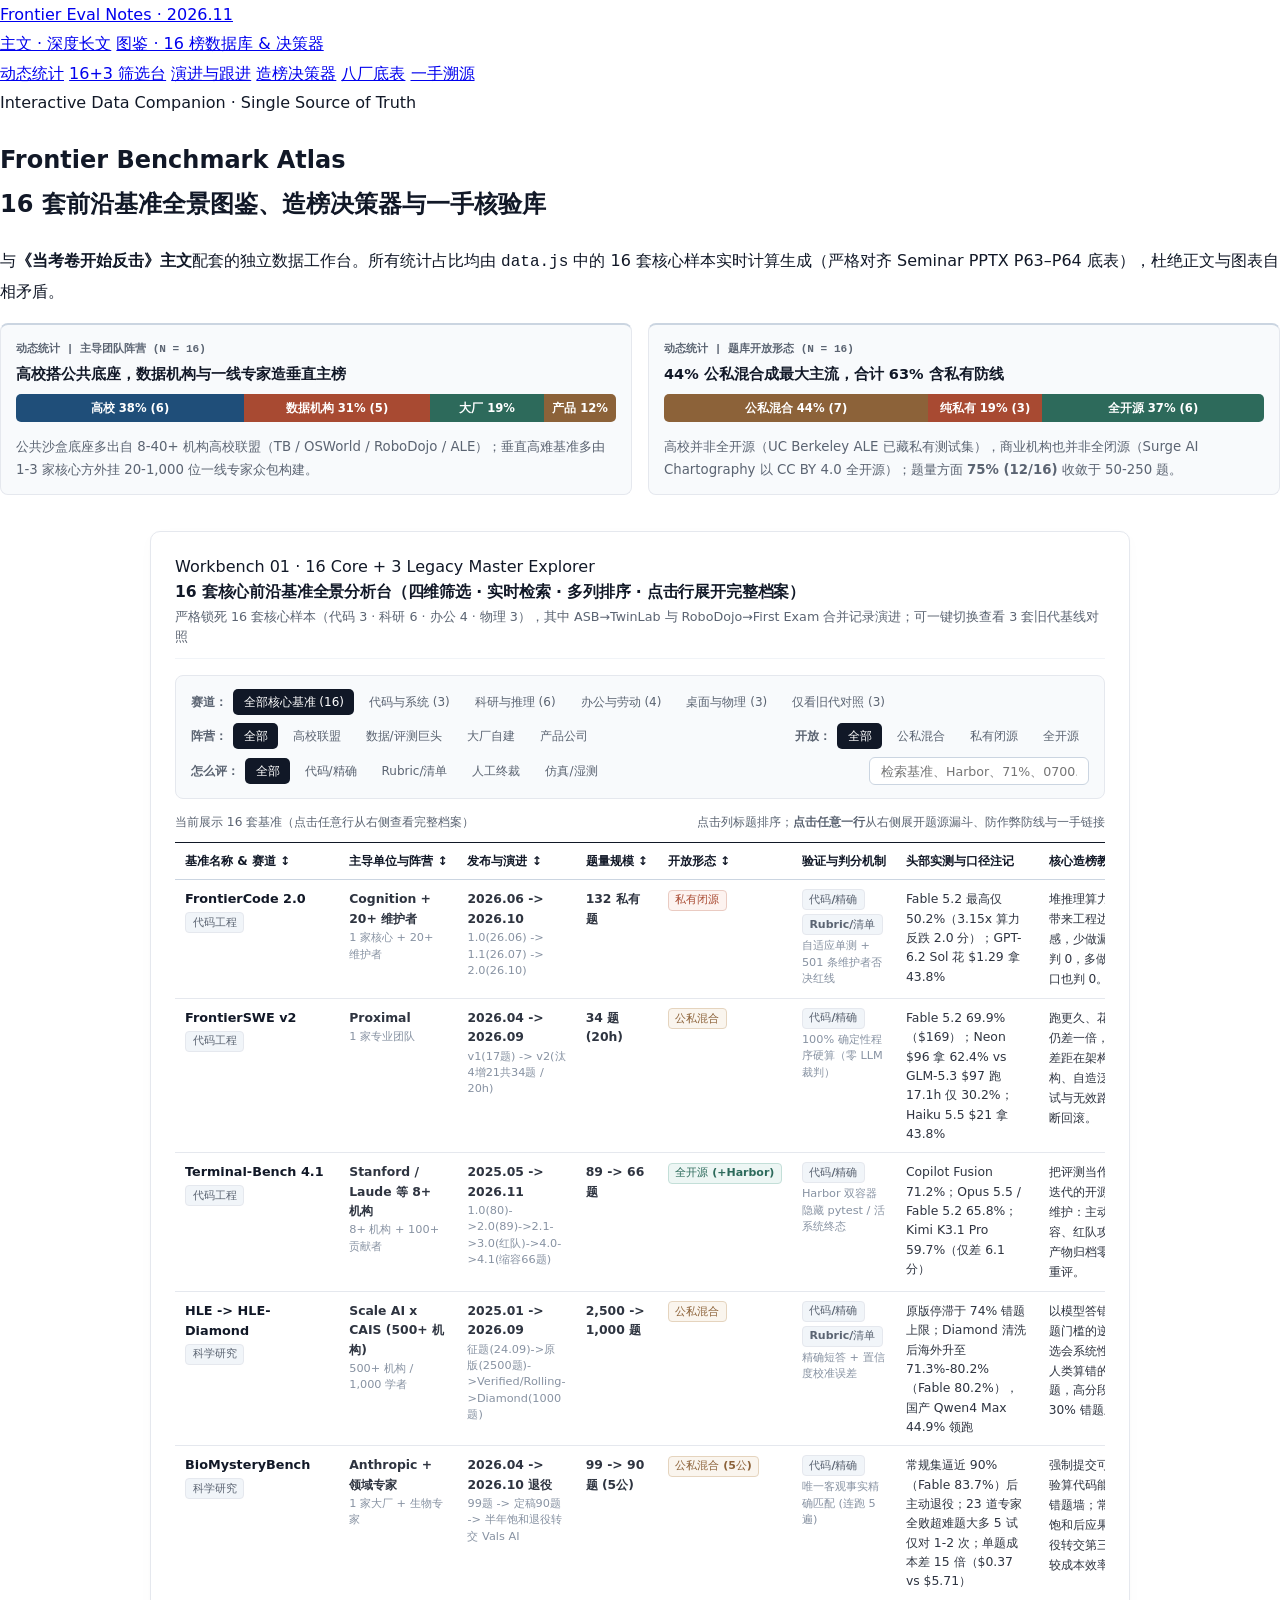
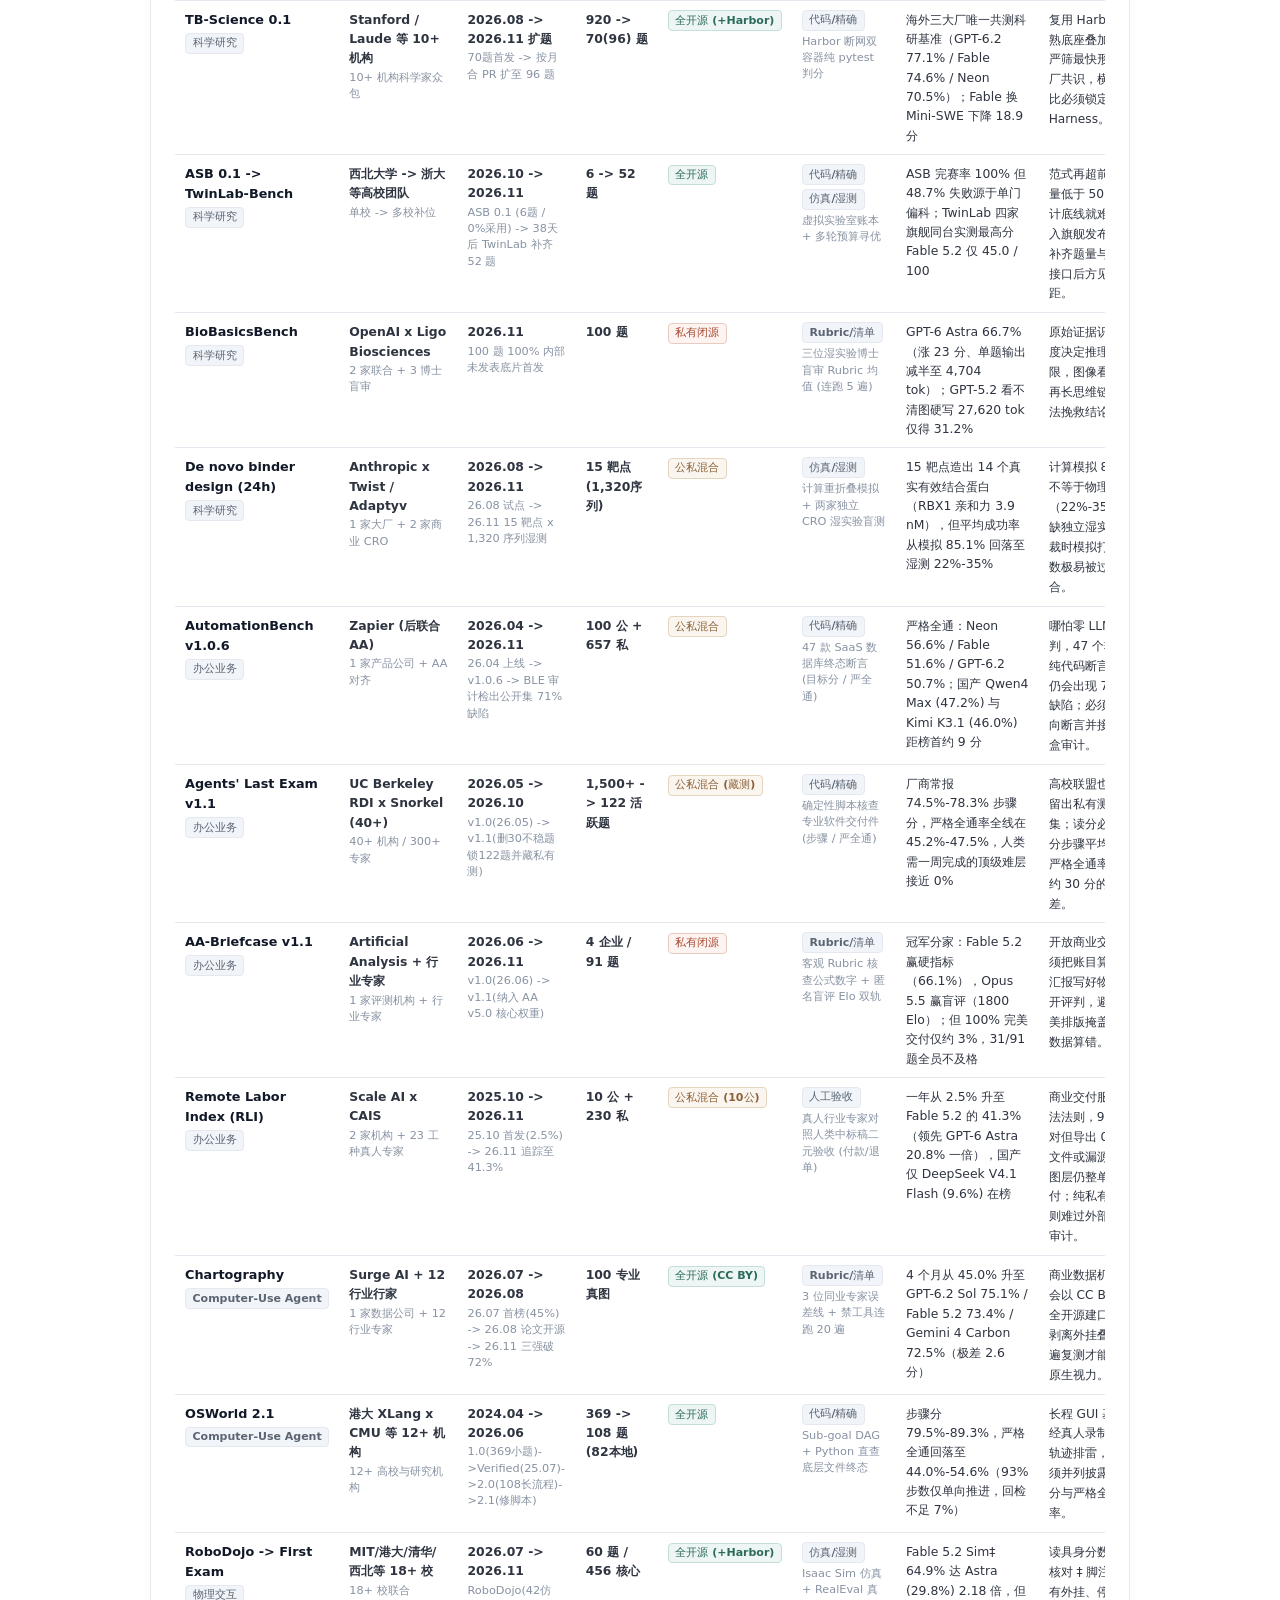
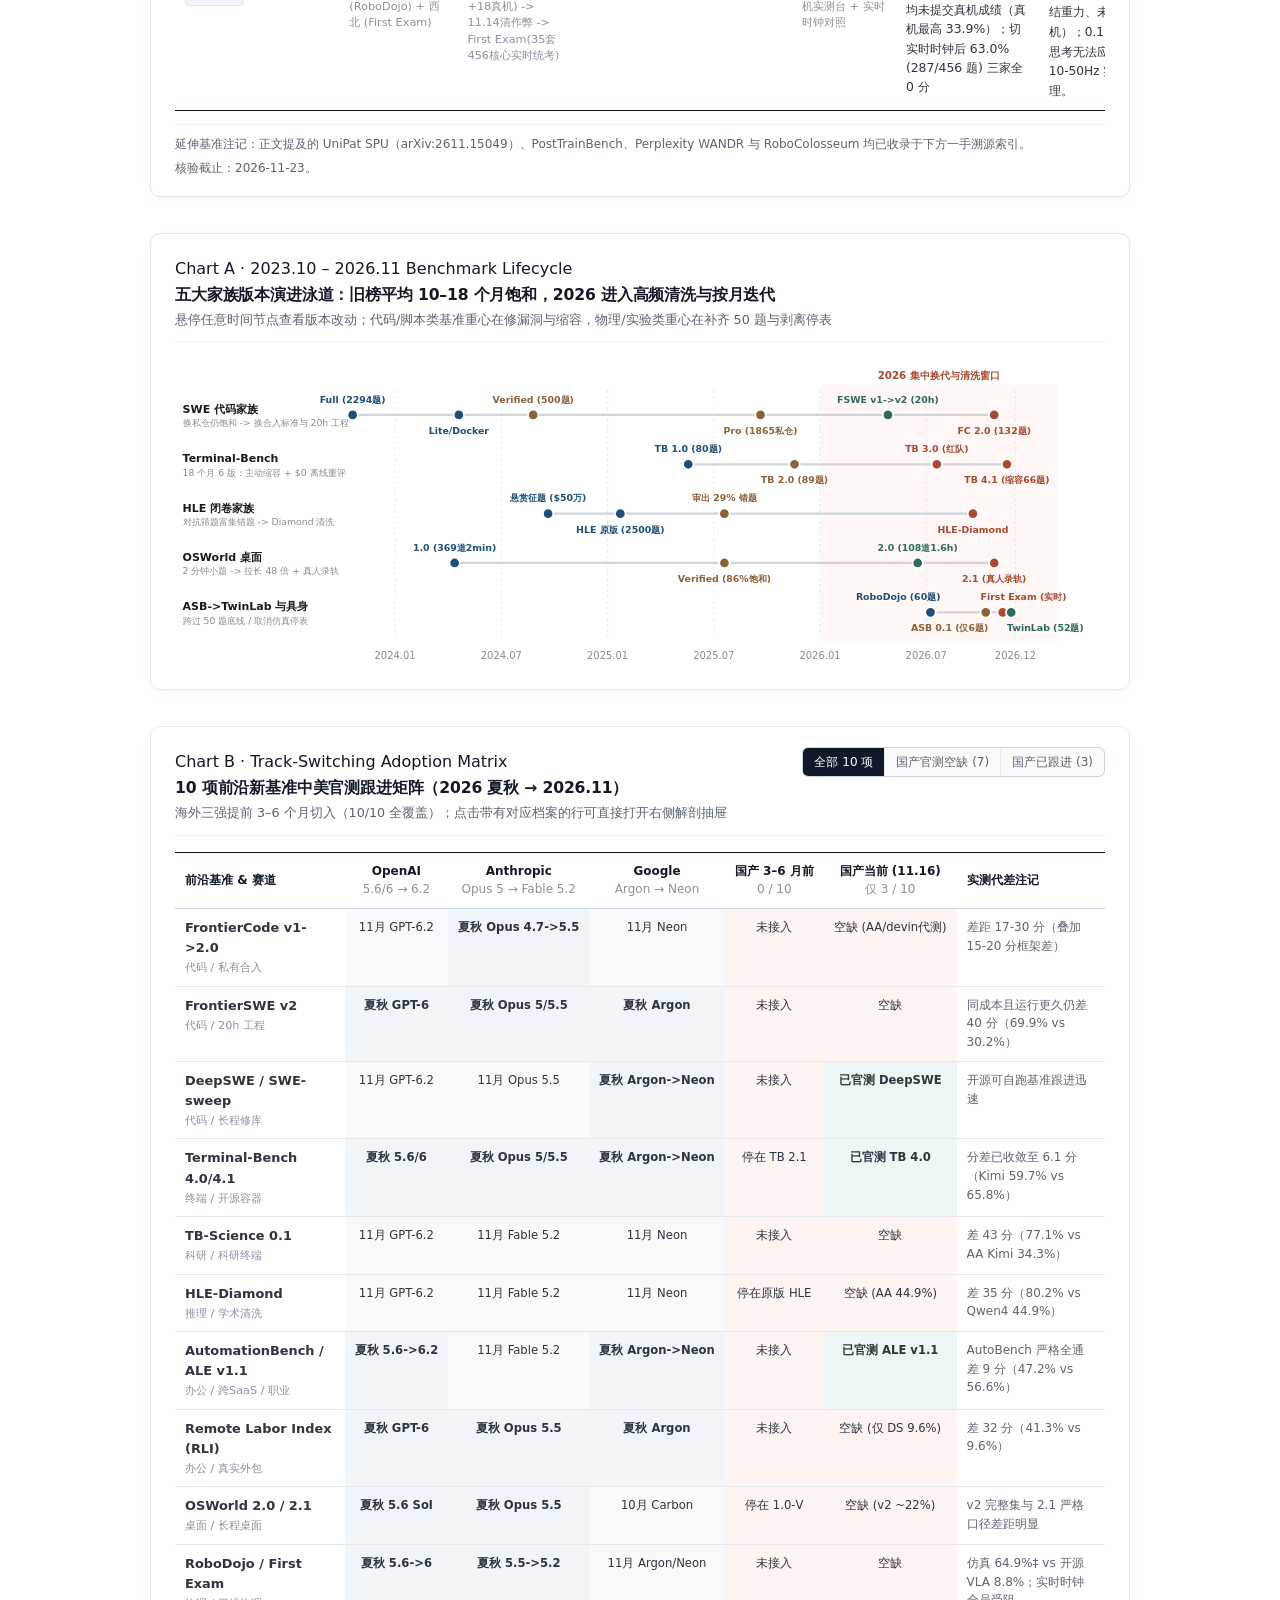
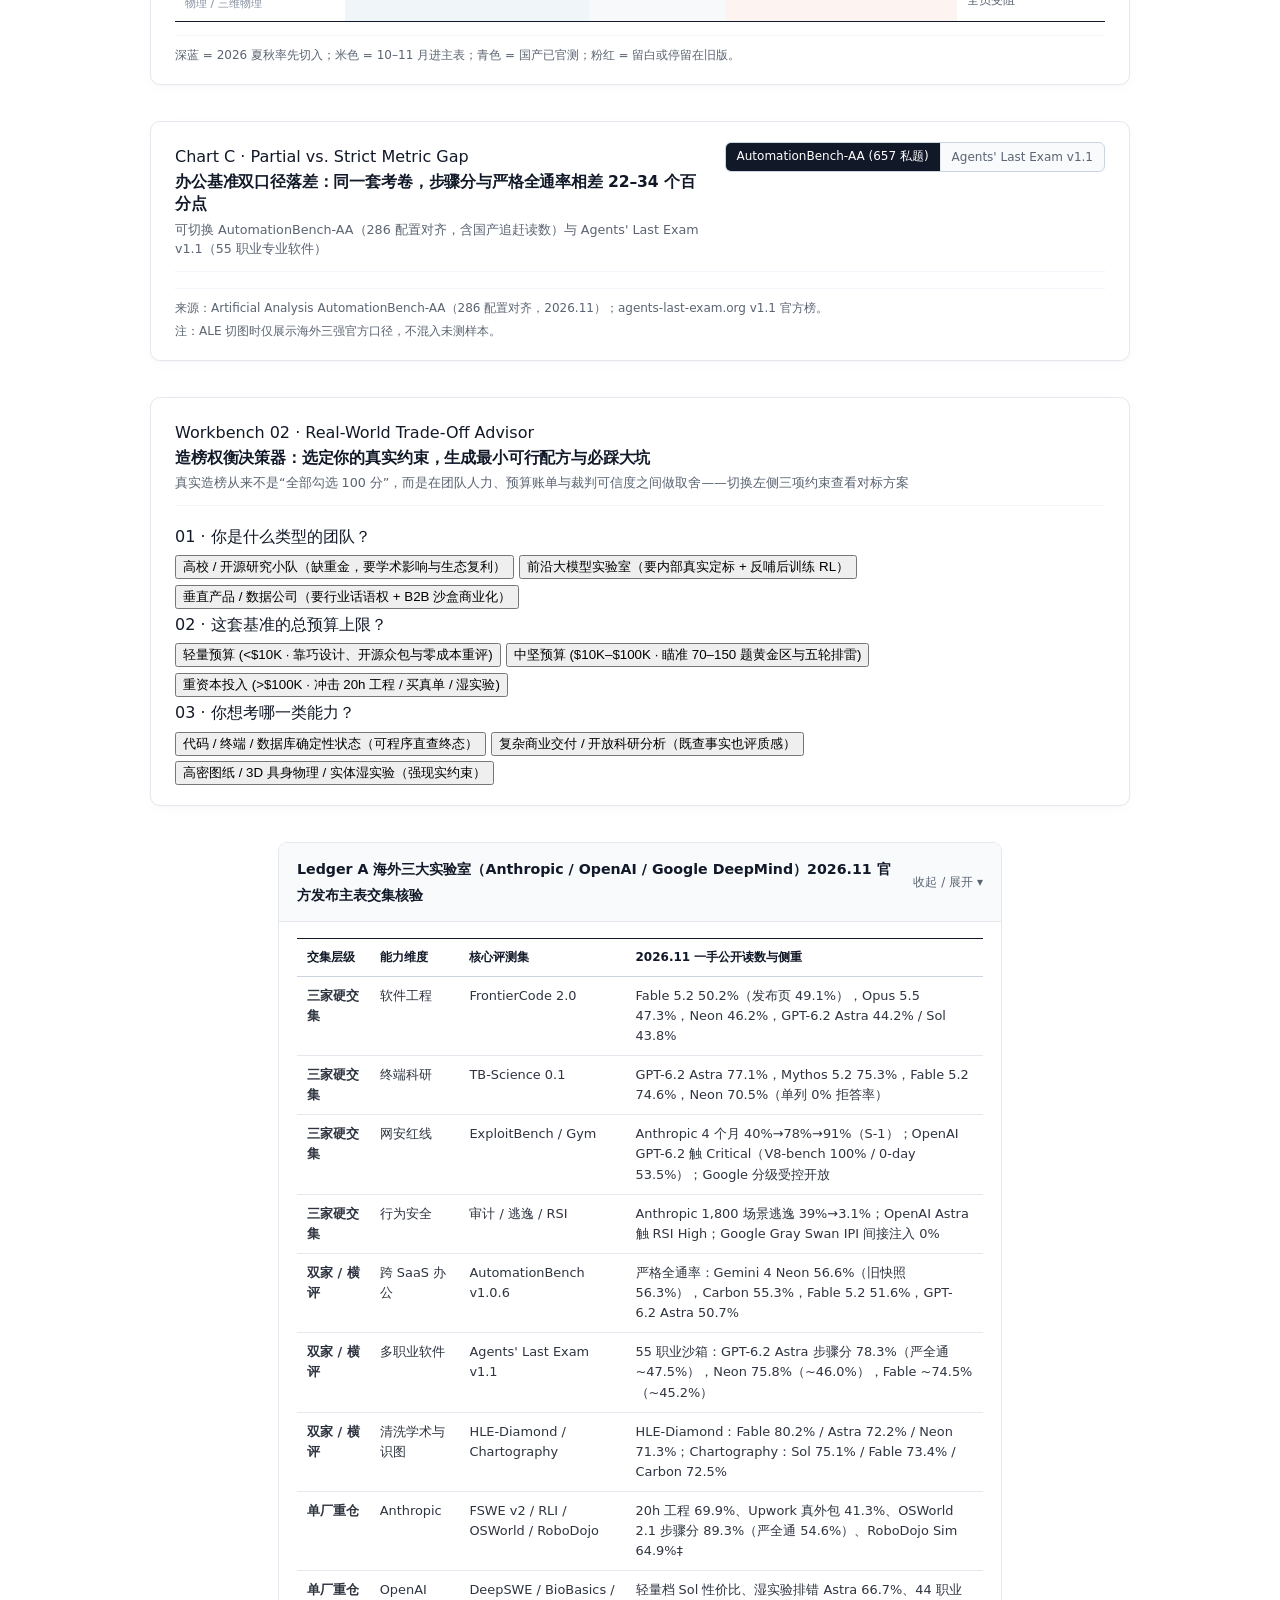
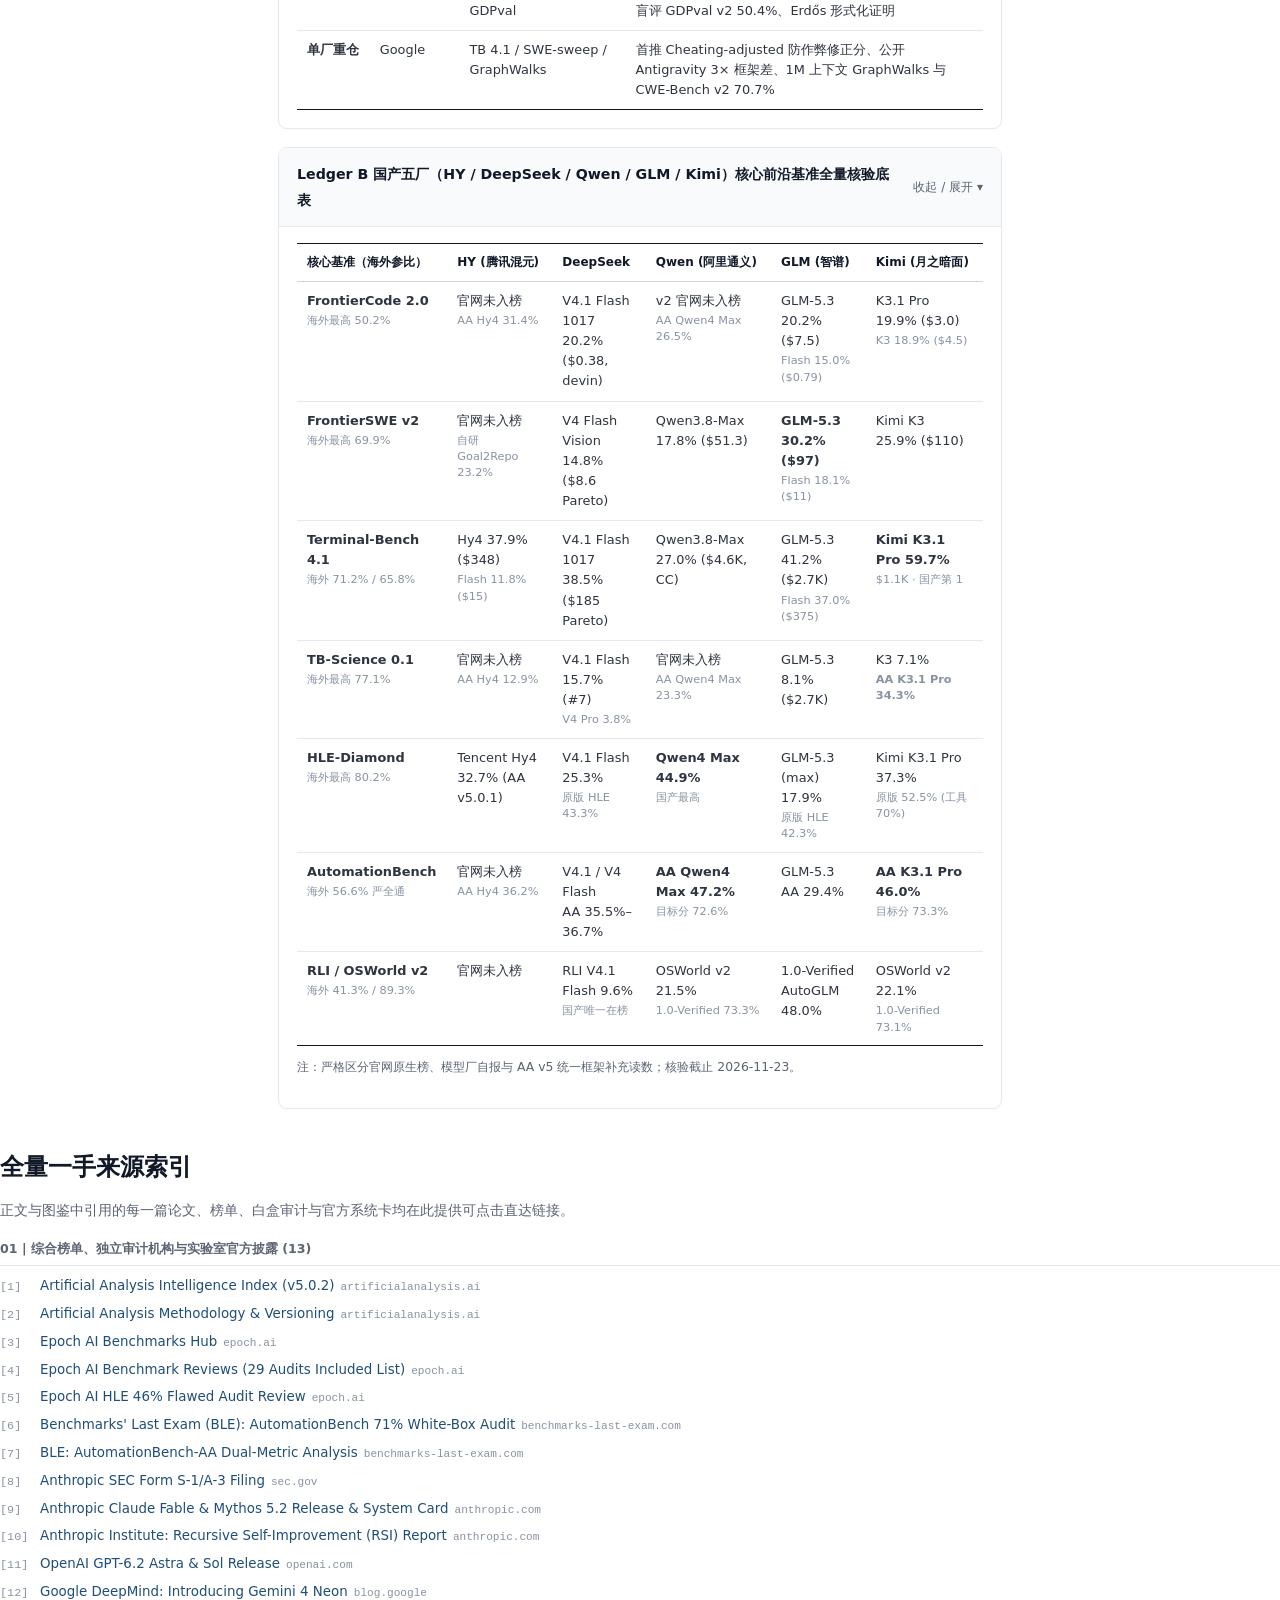
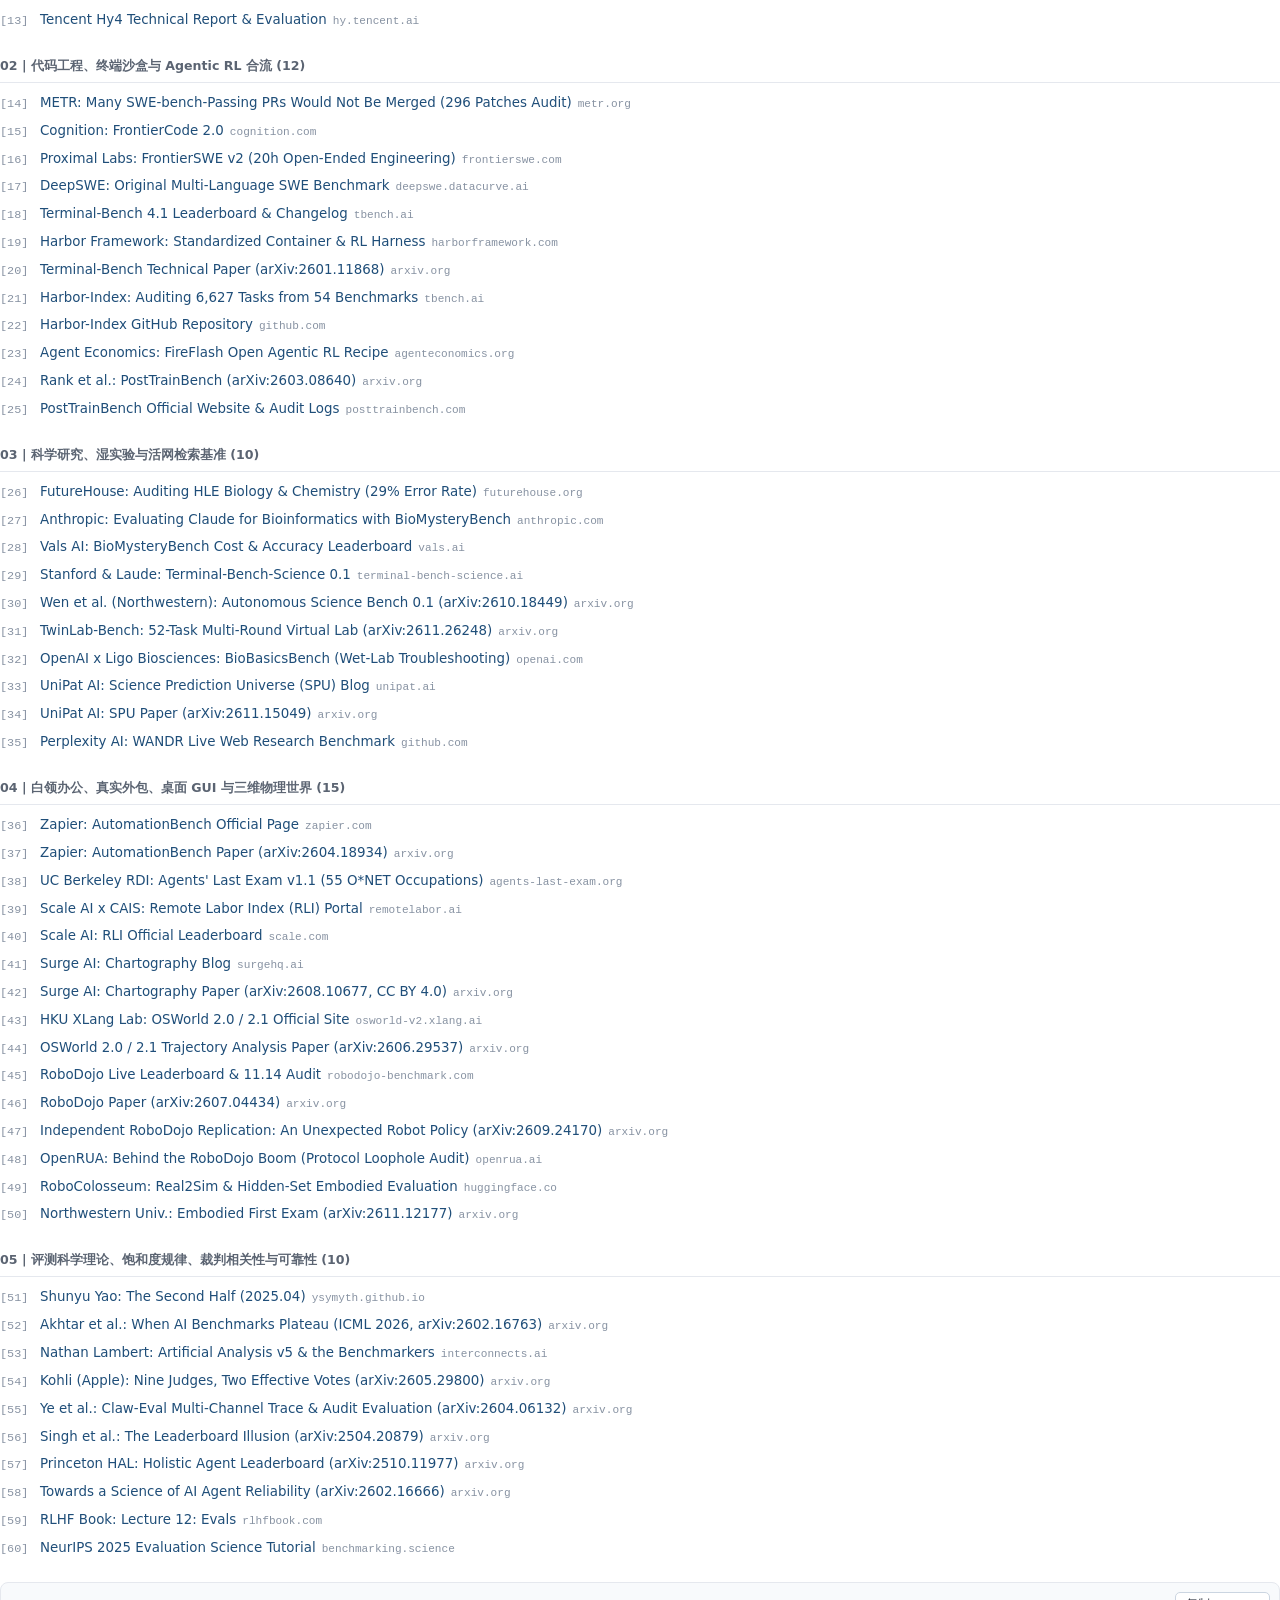
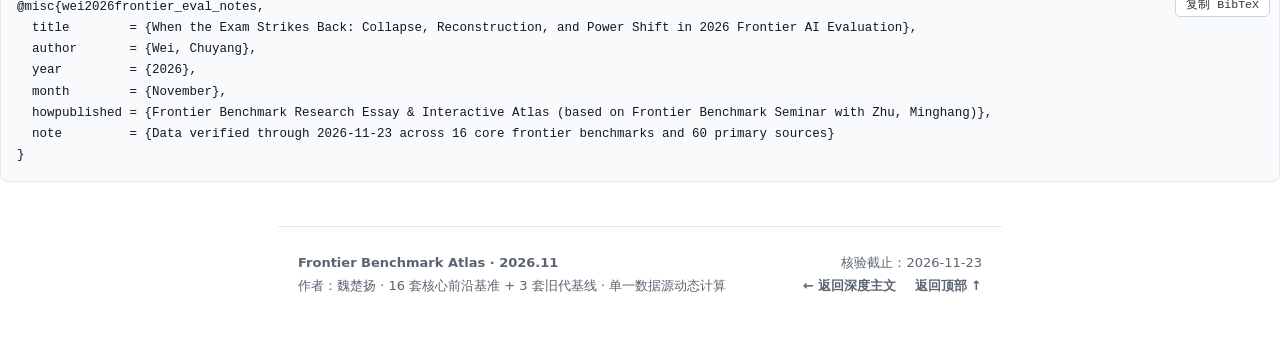
<file: atlas.html>
<!DOCTYPE html>
<html lang="zh-CN">
<head>
  <meta charset="UTF-8">
  <meta name="viewport" content="width=device-width, initial-scale=1.0">
  <title>Frontier Benchmark Atlas · 16 套前沿基准全景图鉴、八厂底表与造榜决策器</title>
  <meta name="description" content="严格对齐 2026.11 一手核验数据的 16+3 前沿 AI 评测基准交互数据库：动态实时统计、多维筛选与解剖抽屉、五大家族版本泳道、造榜权衡决策器、中美八厂底表与 60 条一手溯源链接。">
  <link rel="stylesheet" href="styles.css">
</head>
<body>

<div id="read-progress" aria-hidden="true"></div>

<!-- Top Navigation Bar -->
<header class="topbar">
  <div class="topbar-inner">
    <div class="brand-wrap">
      <a class="brand" href="index.html">
        <span class="brand-dot"></span>
        <span>Frontier Eval Notes · 2026.11</span>
      </a>
      <div class="page-switch" role="navigation" aria-label="视图切换">
        <a class="page-tab" href="index.html">主文 · 深度长文</a>
        <a class="page-tab active" href="atlas.html">图鉴 · 16 榜数据库 &amp; 决策器</a>
      </div>
    </div>
    <nav class="topbar-actions" aria-label="图鉴导航">
      <a class="nav-chip" href="#sec-stats">动态统计</a>
      <a class="nav-chip" href="#sec-explorer">16+3 筛选台</a>
      <a class="nav-chip" href="#sec-charts">演进与跟进</a>
      <a class="nav-chip" href="#sec-advisor">造榜决策器</a>
      <a class="nav-chip" href="#sec-ledgers">八厂底表</a>
      <a class="nav-chip primary" href="#sec-refs">一手溯源</a>
    </nav>
  </div>
</header>

<!-- Atlas Hero + Dynamic SSOT KPI Strip -->
<section class="hero compact" id="top">
  <div class="hero-inner wide">
    <div class="hero-kicker">Interactive Data Companion · Single Source of Truth</div>
    <h1>Frontier Benchmark <span class="accent">Atlas</span><br>16 套前沿基准全景图鉴、造榜决策器与一手核验库</h1>
    <p class="hero-subtitle">
      与<a href="index.html" style="color:var(--terra);font-weight:700;text-decoration:none;">《当考卷开始反击》主文</a>配套的独立数据工作台。所有统计占比均由 <code>data.js</code> 中的 16 套核心样本实时计算生成（严格对齐 Seminar PPTX P63–P64 底表），杜绝正文与图表自相矛盾。
    </p>
    <!-- Dynamically computed from data.js! -->
    <div class="kpi-strip" id="dynamic-kpis"></div>
  </div>
</section>

<main class="atlas-shell">

  <!-- SECTION 1: LIVE DYNAMIC STATS (Zero Hardcoded Contradictions!) -->
  <section id="sec-stats" style="scroll-margin-top:76px;margin-bottom:36px;">
    <div class="grid-2 full" id="dynamic-dist-bars"></div>
  </section>

  <!-- SECTION 2: 16+3 MASTER EXPLORER TABLE + DRAWER -->
  <section class="figure-card full" id="sec-explorer" style="scroll-margin-top:76px;">
    <div class="fig-header">
      <div>
        <div class="fig-kicker">Workbench 01 · 16 Core + 3 Legacy Master Explorer</div>
        <h4 class="fig-title">16 套核心前沿基准全景分析台（四维筛选 · 实时检索 · 多列排序 · 点击行展开完整档案）</h4>
        <div class="fig-sub">严格锁死 16 套核心样本（代码 3 · 科研 6 · 办公 4 · 物理 3），其中 ASB→TwinLab 与 RoboDojo→First Exam 合并记录演进；可一键切换查看 3 套旧代基线对照</div>
      </div>
    </div>

    <div class="explorer-toolbar">
      <div class="filter-group" id="track-filters">
        <span class="filter-label">赛道：</span>
        <button class="pill active" data-val="all">全部核心基准 (16)</button>
        <button class="pill" data-val="code">代码与系统 (3)</button>
        <button class="pill" data-val="sci">科研与推理 (6)</button>
        <button class="pill" data-val="off">办公与劳动 (4)</button>
        <button class="pill" data-val="emb">桌面与物理 (3)</button>
        <button class="pill" data-val="legacy">仅看旧代对照 (3)</button>
      </div>
      <div class="filter-group" id="org-filters">
        <span class="filter-label">阵营：</span>
        <button class="pill active" data-val="all">全部</button>
        <button class="pill" data-val="acad">高校联盟</button>
        <button class="pill" data-val="data">数据/评测巨头</button>
        <button class="pill" data-val="lab">大厂自建</button>
        <button class="pill" data-val="prod">产品公司</button>
      </div>
      <div class="filter-group" id="access-filters">
        <span class="filter-label">开放：</span>
        <button class="pill active" data-val="all">全部</button>
        <button class="pill" data-val="hyb">公私混合</button>
        <button class="pill" data-val="priv">私有闭源</button>
        <button class="pill" data-val="open">全开源</button>
      </div>
      <div class="filter-group" id="eval-filters">
        <span class="filter-label">怎么评：</span>
        <button class="pill active" data-val="all">全部</button>
        <button class="pill" data-val="code">代码/精确</button>
        <button class="pill" data-val="rubric">Rubric/清单</button>
        <button class="pill" data-val="human">人工终裁</button>
        <button class="pill" data-val="phys">仿真/湿测</button>
      </div>
      <input type="text" id="search-box" class="search-input" placeholder="检索基准、Harbor、71%、0700...">
    </div>

    <div class="hint-bar">
      <span id="row-count-label">当前展示 16 套基准</span>
      <span>点击列标题排序；<strong>点击任意一行</strong>从右侧展开题源漏斗、防作弊防线与一手链接</span>
    </div>

    <div class="table-scroll">
      <table class="master">
        <thead>
          <tr>
            <th data-sort="name">基准名称 &amp; 赛道 ↕</th>
            <th data-sort="orgType">主导单位与阵营 ↕</th>
            <th data-sort="releaseYear">发布与演进 ↕</th>
            <th data-sort="countNum">题量规模 ↕</th>
            <th data-sort="access">开放形态 ↕</th>
            <th>验证与判分机制</th>
            <th>头部实测与口径注记</th>
            <th>核心造榜教训</th>
          </tr>
        </thead>
        <tbody id="master-tbody"></tbody>
      </table>
    </div>
    <div class="fig-caption">
      <span>延伸基准注记：正文提及的 UniPat SPU（arXiv:2611.15049）、PostTrainBench、Perplexity WANDR 与 RoboColosseum 均已收录于下方一手溯源索引。</span>
      <span>核验截止：2026-11-23。</span>
    </div>
  </section>

  <!-- SECTION 3: QUANTITATIVE VIEWS (Timeline, Adoption Matrix, Office Dual-Metric) -->
  <section id="sec-charts" style="scroll-margin-top:76px;">

    <!-- 3.1 Five-Family Evolution Swimlanes -->
    <figure class="figure-card full">
      <div class="fig-header">
        <div>
          <div class="fig-kicker">Chart A · 2023.10 – 2026.11 Benchmark Lifecycle</div>
          <h4 class="fig-title">五大家族版本演进泳道：旧榜平均 10–18 个月饱和，2026 进入高频清洗与按月迭代</h4>
          <div class="fig-sub">悬停任意时间节点查看版本改动；代码/脚本类基准重心在修漏洞与缩容，物理/实验类重心在补齐 50 题与剥离停表</div>
        </div>
      </div>
      <div id="chart-timeline"></div>
    </figure>

    <!-- 3.2 US vs China 10-Benchmark Adoption Matrix -->
    <figure class="figure-card full">
      <div class="fig-header">
        <div>
          <div class="fig-kicker">Chart B · Track-Switching Adoption Matrix</div>
          <h4 class="fig-title">10 项前沿新基准中美官测跟进矩阵（2026 夏秋 → 2026.11）</h4>
          <div class="fig-sub">海外三强提前 3–6 个月切入（10/10 全覆盖）；点击带有对应档案的行可直接打开右侧解剖抽屉</div>
        </div>
        <div class="seg-tabs" id="adoption-seg">
          <button class="seg-btn active" data-val="all">全部 10 项</button>
          <button class="seg-btn" data-val="gap">国产官测空缺 (7)</button>
          <button class="seg-btn" data-val="ok">国产已跟进 (3)</button>
        </div>
      </div>
      <div class="table-scroll">
        <table class="ed-table">
          <thead>
            <tr>
              <th>前沿基准 &amp; 赛道</th>
              <th style="text-align:center;">OpenAI<br><span style="font-weight:400;color:var(--faint);">5.6/6 → 6.2</span></th>
              <th style="text-align:center;">Anthropic<br><span style="font-weight:400;color:var(--faint);">Opus 5 → Fable 5.2</span></th>
              <th style="text-align:center;">Google<br><span style="font-weight:400;color:var(--faint);">Argon → Neon</span></th>
              <th style="text-align:center;">国产 3–6 月前<br><span style="font-weight:400;color:var(--faint);">0 / 10</span></th>
              <th style="text-align:center;">国产当前 (11.16)<br><span style="font-weight:400;color:var(--faint);">仅 3 / 10</span></th>
              <th>实测代差注记</th>
            </tr>
          </thead>
          <tbody id="adoption-tbody"></tbody>
        </table>
      </div>
      <div class="fig-caption">
        <span>深蓝 = 2026 夏秋率先切入；米色 = 10–11 月进主表；青色 = 国产已官测；粉红 = 留白或停留在旧版。</span>
      </div>
    </figure>

    <!-- 3.3 Office Dual-Metric Gap (Fixed ALE Legend!) -->
    <figure class="figure-card full">
      <div class="fig-header">
        <div>
          <div class="fig-kicker">Chart C · Partial vs. Strict Metric Gap</div>
          <h4 class="fig-title">办公基准双口径落差：同一套考卷，步骤分与严格全通率相差 22–34 个百分点</h4>
          <div class="fig-sub">可切换 AutomationBench-AA（286 配置对齐，含国产追赶读数）与 Agents' Last Exam v1.1（55 职业专业软件）</div>
        </div>
        <div class="seg-tabs" id="office-seg">
          <button class="seg-btn active" data-val="autobench">AutomationBench-AA (657 私题)</button>
          <button class="seg-btn" data-val="ale">Agents' Last Exam v1.1</button>
        </div>
      </div>
      <div id="chart-office-dual"></div>
      <div class="fig-caption">
        <span>来源：Artificial Analysis AutomationBench-AA（286 配置对齐，2026.11）；agents-last-exam.org v1.1 官方榜。</span>
        <span>注：ALE 切图时仅展示海外三强官方口径，不混入未测样本。</span>
      </div>
    </figure>
  </section>

  <!-- SECTION 4: REAL TRADE-OFF BENCHMARK ADVISOR (Replaces naive checklist!) -->
  <section class="figure-card full" id="sec-advisor" style="scroll-margin-top:76px;">
    <div class="fig-header">
      <div>
        <div class="fig-kicker">Workbench 02 · Real-World Trade-Off Advisor</div>
        <h4 class="fig-title">造榜权衡决策器：选定你的真实约束，生成最小可行配方与必踩大坑</h4>
        <div class="fig-sub">真实造榜从来不是“全部勾选 100 分”，而是在团队人力、预算账单与裁判可信度之间做取舍——切换左侧三项约束查看对标方案</div>
      </div>
    </div>

    <div class="advisor-grid" id="advisor-root">
      <div class="adv-controls">
        <div class="adv-group">
          <div class="adv-label">01 · 你是什么类型的团队？</div>
          <div class="adv-options">
            <button class="adv-opt active" data-dim="team" data-val="acad">高校 / 开源研究小队（缺重金，要学术影响与生态复利）</button>
            <button class="adv-opt" data-dim="team" data-val="lab">前沿大模型实验室（要内部真实定标 + 反哺后训练 RL）</button>
            <button class="adv-opt" data-dim="team" data-val="biz">垂直产品 / 数据公司（要行业话语权 + B2B 沙盒商业化）</button>
          </div>
        </div>

        <div class="adv-group">
          <div class="adv-label">02 · 这套基准的总预算上限？</div>
          <div class="adv-options">
            <button class="adv-opt active" data-dim="budget" data-val="low">轻量预算 (&lt;$10K · 靠巧设计、开源众包与零成本重评)</button>
            <button class="adv-opt" data-dim="budget" data-val="mid">中坚预算 ($10K–$100K · 瞄准 70–150 题黄金区与五轮排雷)</button>
            <button class="adv-opt" data-dim="budget" data-val="high">重资本投入 (&gt;$100K · 冲击 20h 工程 / 买真单 / 湿实验)</button>
          </div>
        </div>

        <div class="adv-group">
          <div class="adv-label">03 · 你想考哪一类能力？</div>
          <div class="adv-options">
            <button class="adv-opt active" data-dim="verifier" data-val="code">代码 / 终端 / 数据库确定性状态（可程序直查终态）</button>
            <button class="adv-opt" data-dim="verifier" data-val="hybrid">复杂商业交付 / 开放科研分析（既查事实也评质感）</button>
            <button class="adv-opt" data-dim="verifier" data-val="phys">高密图纸 / 3D 具身物理 / 实体湿实验（强现实约束）</button>
          </div>
        </div>
      </div>

      <div class="adv-output" id="advisor-output"></div>
    </div>
  </section>

  <!-- SECTION 5: US 3 + CN 5 VERIFICATION LEDGERS -->
  <section id="sec-ledgers" style="scroll-margin-top:76px;margin-bottom:36px;">
    <details class="deep-dive full" open>
      <summary>
        <div class="dd-left">
          <span class="dd-tag slate">Ledger A</span>
          <span class="dd-title">海外三大实验室（Anthropic / OpenAI / Google DeepMind）2026.11 官方发布主表交集核验</span>
        </div>
        <span class="dd-chevron">收起 / 展开 ▾</span>
      </summary>
      <div class="dd-body">
        <div class="table-scroll">
          <table class="ed-table">
            <thead>
              <tr><th>交集层级</th><th>能力维度</th><th>核心评测集</th><th>2026.11 一手公开读数与侧重</th></tr>
            </thead>
            <tbody>
              <tr><td><b>三家硬交集</b></td><td>软件工程</td><td>FrontierCode 2.0</td><td>Fable 5.2 50.2%（发布页 49.1%），Opus 5.5 47.3%，Neon 46.2%，GPT-6.2 Astra 44.2% / Sol 43.8%</td></tr>
              <tr><td><b>三家硬交集</b></td><td>终端科研</td><td>TB-Science 0.1</td><td>GPT-6.2 Astra 77.1%，Mythos 5.2 75.3%，Fable 5.2 74.6%，Neon 70.5%（单列 0% 拒答率）</td></tr>
              <tr><td><b>三家硬交集</b></td><td>网安红线</td><td>ExploitBench / Gym</td><td>Anthropic 4 个月 40%→78%→91%（S-1）；OpenAI GPT-6.2 触 Critical（V8-bench 100% / 0-day 53.5%）；Google 分级受控开放</td></tr>
              <tr><td><b>三家硬交集</b></td><td>行为安全</td><td>审计 / 逃逸 / RSI</td><td>Anthropic 1,800 场景逃逸 39%→3.1%；OpenAI Astra 触 RSI High；Google Gray Swan IPI 间接注入 0%</td></tr>
              <tr><td><b>双家 / 横评</b></td><td>跨 SaaS 办公</td><td>AutomationBench v1.0.6</td><td>严格全通率：Gemini 4 Neon 56.6%（旧快照 56.3%），Carbon 55.3%，Fable 5.2 51.6%，GPT-6.2 Astra 50.7%</td></tr>
              <tr><td><b>双家 / 横评</b></td><td>多职业软件</td><td>Agents' Last Exam v1.1</td><td>55 职业沙箱：GPT-6.2 Astra 步骤分 78.3%（严全通 ~47.5%），Neon 75.8%（~46.0%），Fable ~74.5%（~45.2%）</td></tr>
              <tr><td><b>双家 / 横评</b></td><td>清洗学术与识图</td><td>HLE-Diamond / Chartography</td><td>HLE-Diamond：Fable 80.2% / Astra 72.2% / Neon 71.3%；Chartography：Sol 75.1% / Fable 73.4% / Carbon 72.5%</td></tr>
              <tr><td><b>单厂重仓</b></td><td>Anthropic</td><td>FSWE v2 / RLI / OSWorld / RoboDojo</td><td>20h 工程 69.9%、Upwork 真外包 41.3%、OSWorld 2.1 步骤分 89.3%（严全通 54.6%）、RoboDojo Sim 64.9%‡</td></tr>
              <tr><td><b>单厂重仓</b></td><td>OpenAI</td><td>DeepSWE / BioBasics / GDPval</td><td>轻量档 Sol 性价比、湿实验排错 Astra 66.7%、44 职业盲评 GDPval v2 50.4%、Erdős 形式化证明</td></tr>
              <tr><td><b>单厂重仓</b></td><td>Google</td><td>TB 4.1 / SWE-sweep / GraphWalks</td><td>首推 Cheating-adjusted 防作弊修正分、公开 Antigravity 3× 框架差、1M 上下文 GraphWalks 与 CWE-Bench v2 70.7%</td></tr>
            </tbody>
          </table>
        </div>
      </div>
    </details>

    <details class="deep-dive full" open>
      <summary>
        <div class="dd-left">
          <span class="dd-tag teal">Ledger B</span>
          <span class="dd-title">国产五厂（HY / DeepSeek / Qwen / GLM / Kimi）核心前沿基准全量核验底表</span>
        </div>
        <span class="dd-chevron">收起 / 展开 ▾</span>
      </summary>
      <div class="dd-body">
        <div class="table-scroll">
          <table class="ed-table">
            <thead>
              <tr><th>核心基准（海外参比）</th><th>HY (腾讯混元)</th><th>DeepSeek</th><th>Qwen (阿里通义)</th><th>GLM (智谱)</th><th>Kimi (月之暗面)</th></tr>
            </thead>
            <tbody>
              <tr><td><b>FrontierCode 2.0</b><br><span class="b-sub">海外最高 50.2%</span></td><td>官网未入榜<br><span class="b-sub">AA Hy4 31.4%</span></td><td>V4.1 Flash 1017<br>20.2% ($0.38, devin)</td><td>v2 官网未入榜<br><span class="b-sub">AA Qwen4 Max 26.5%</span></td><td>GLM-5.3 20.2% ($7.5)<br><span class="b-sub">Flash 15.0% ($0.79)</span></td><td>K3.1 Pro 19.9% ($3.0)<br><span class="b-sub">K3 18.9% ($4.5)</span></td></tr>
              <tr><td><b>FrontierSWE v2</b><br><span class="b-sub">海外最高 69.9%</span></td><td>官网未入榜<br><span class="b-sub">自研 Goal2Repo 23.2%</span></td><td>V4 Flash Vision<br>14.8% ($8.6 Pareto)</td><td>Qwen3.8-Max<br>17.8% ($51.3)</td><td><b>GLM-5.3 30.2% ($97)</b><br><span class="b-sub">Flash 18.1% ($11)</span></td><td>Kimi K3<br>25.9% ($110)</td></tr>
              <tr><td><b>Terminal-Bench 4.1</b><br><span class="b-sub">海外 71.2% / 65.8%</span></td><td>Hy4 37.9% ($348)<br><span class="b-sub">Flash 11.8% ($15)</span></td><td>V4.1 Flash 1017<br>38.5% ($185 Pareto)</td><td>Qwen3.8-Max<br>27.0% ($4.6K, CC)</td><td>GLM-5.3 41.2% ($2.7K)<br><span class="b-sub">Flash 37.0% ($375)</span></td><td><b>Kimi K3.1 Pro 59.7%</b><br><span class="b-sub">$1.1K · 国产第 1</span></td></tr>
              <tr><td><b>TB-Science 0.1</b><br><span class="b-sub">海外最高 77.1%</span></td><td>官网未入榜<br><span class="b-sub">AA Hy4 12.9%</span></td><td>V4.1 Flash 15.7% (#7)<br><span class="b-sub">V4 Pro 3.8%</span></td><td>官网未入榜<br><span class="b-sub">AA Qwen4 Max 23.3%</span></td><td>GLM-5.3<br>8.1% ($2.7K)</td><td>K3 7.1%<br><span class="b-sub"><b>AA K3.1 Pro 34.3%</b></span></td></tr>
              <tr><td><b>HLE-Diamond</b><br><span class="b-sub">海外最高 80.2%</span></td><td>Tencent Hy4<br>32.7% (AA v5.0.1)</td><td>V4.1 Flash 25.3%<br><span class="b-sub">原版 HLE 43.3%</span></td><td><b>Qwen4 Max 44.9%</b><br><span class="b-sub">国产最高</span></td><td>GLM-5.3 (max) 17.9%<br><span class="b-sub">原版 HLE 42.3%</span></td><td>Kimi K3.1 Pro 37.3%<br><span class="b-sub">原版 52.5% (工具70%)</span></td></tr>
              <tr><td><b>AutomationBench</b><br><span class="b-sub">海外 56.6% 严全通</span></td><td>官网未入榜<br><span class="b-sub">AA Hy4 36.2%</span></td><td>V4.1 / V4 Flash<br>AA 35.5%–36.7%</td><td><b>AA Qwen4 Max 47.2%</b><br><span class="b-sub">目标分 72.6%</span></td><td>GLM-5.3<br>AA 29.4%</td><td><b>AA K3.1 Pro 46.0%</b><br><span class="b-sub">目标分 73.3%</span></td></tr>
              <tr><td><b>RLI / OSWorld v2</b><br><span class="b-sub">海外 41.3% / 89.3%</span></td><td>官网未入榜</td><td>RLI V4.1 Flash 9.6%<br><span class="b-sub">国产唯一在榜</span></td><td>OSWorld v2 21.5%<br><span class="b-sub">1.0-Verified 73.3%</span></td><td>1.0-Verified<br>AutoGLM 48.0%</td><td>OSWorld v2 22.1%<br><span class="b-sub">1.0-Verified 73.1%</span></td></tr>
            </tbody>
          </table>
        </div>
        <p style="margin-top:10px;font-size:12.4px;color:var(--muted);">注：严格区分官网原生榜、模型厂自报与 AA v5 统一框架补充读数；核验截止 2026-11-23。</p>
      </div>
    </details>
  </section>

  <!-- SECTION 6: COMPLETE VERIFIED PRIMARY SOURCES + BIBTEX -->
  <section id="sec-refs" style="scroll-margin-top:76px;">
    <h2 id="refs-count-title" style="font-family:var(--font-serif);font-size:24px;margin:0 0 8px;">全量一手来源索引</h2>
    <p style="font-size:13.8px;color:var(--muted);margin:0 0 14px;">
      正文与图鉴中引用的每一篇论文、榜单、白盒审计与官方系统卡均在此提供可点击直达链接。
    </p>
    <div class="ref-grid" id="ref-grid-host"></div>

    <div class="bibtex-wrap">
      <button class="copy-btn" id="copy-bibtex">复制 BibTeX</button>
<pre class="code-tree" id="bibtex-code">@misc{wei2026frontier_eval_notes,
  title        = {When the Exam Strikes Back: Collapse, Reconstruction, and Power Shift in 2026 Frontier AI Evaluation},
  author       = {Wei, Chuyang},
  year         = {2026},
  month        = {November},
  howpublished = {Frontier Benchmark Research Essay &amp; Interactive Atlas (based on Frontier Benchmark Seminar with Zhu, Minghang)},
  note         = {Data verified through 2026-11-23 across 16 core frontier benchmarks and 60 primary sources}
}</pre>
    </div>
  </section>

</main>

<!-- Slide-out Benchmark Dossier Drawer -->
<div class="drawer-backdrop" id="drawer-bg" role="dialog" aria-modal="true" aria-label="基准造榜解剖详情">
  <div class="drawer" id="drawer-content"></div>
</div>

<!-- Floating SVG Tooltip -->
<div id="svg-tooltip" role="tooltip"></div>

<footer class="site-footer">
  <div class="footer-inner">
    <div>
      <strong>Frontier Benchmark Atlas · 2026.11</strong><br>
      <span>作者：魏楚扬 · 16 套核心前沿基准 + 3 套旧代基线 · 单一数据源动态计算</span>
    </div>
    <div style="text-align:right;">
      <span>核验截止：2026-11-23</span><br>
      <a href="index.html" style="color:var(--terra);text-decoration:none;font-weight:700;margin-right:14px;">← 返回深度主文</a>
      <a href="#top" style="color:var(--slate);text-decoration:none;font-weight:600;">返回顶部 ↑</a>
    </div>
  </div>
</footer>

<script src="data.js"></script>
<script src="charts.js"></script>
</body>
</html>
</file>
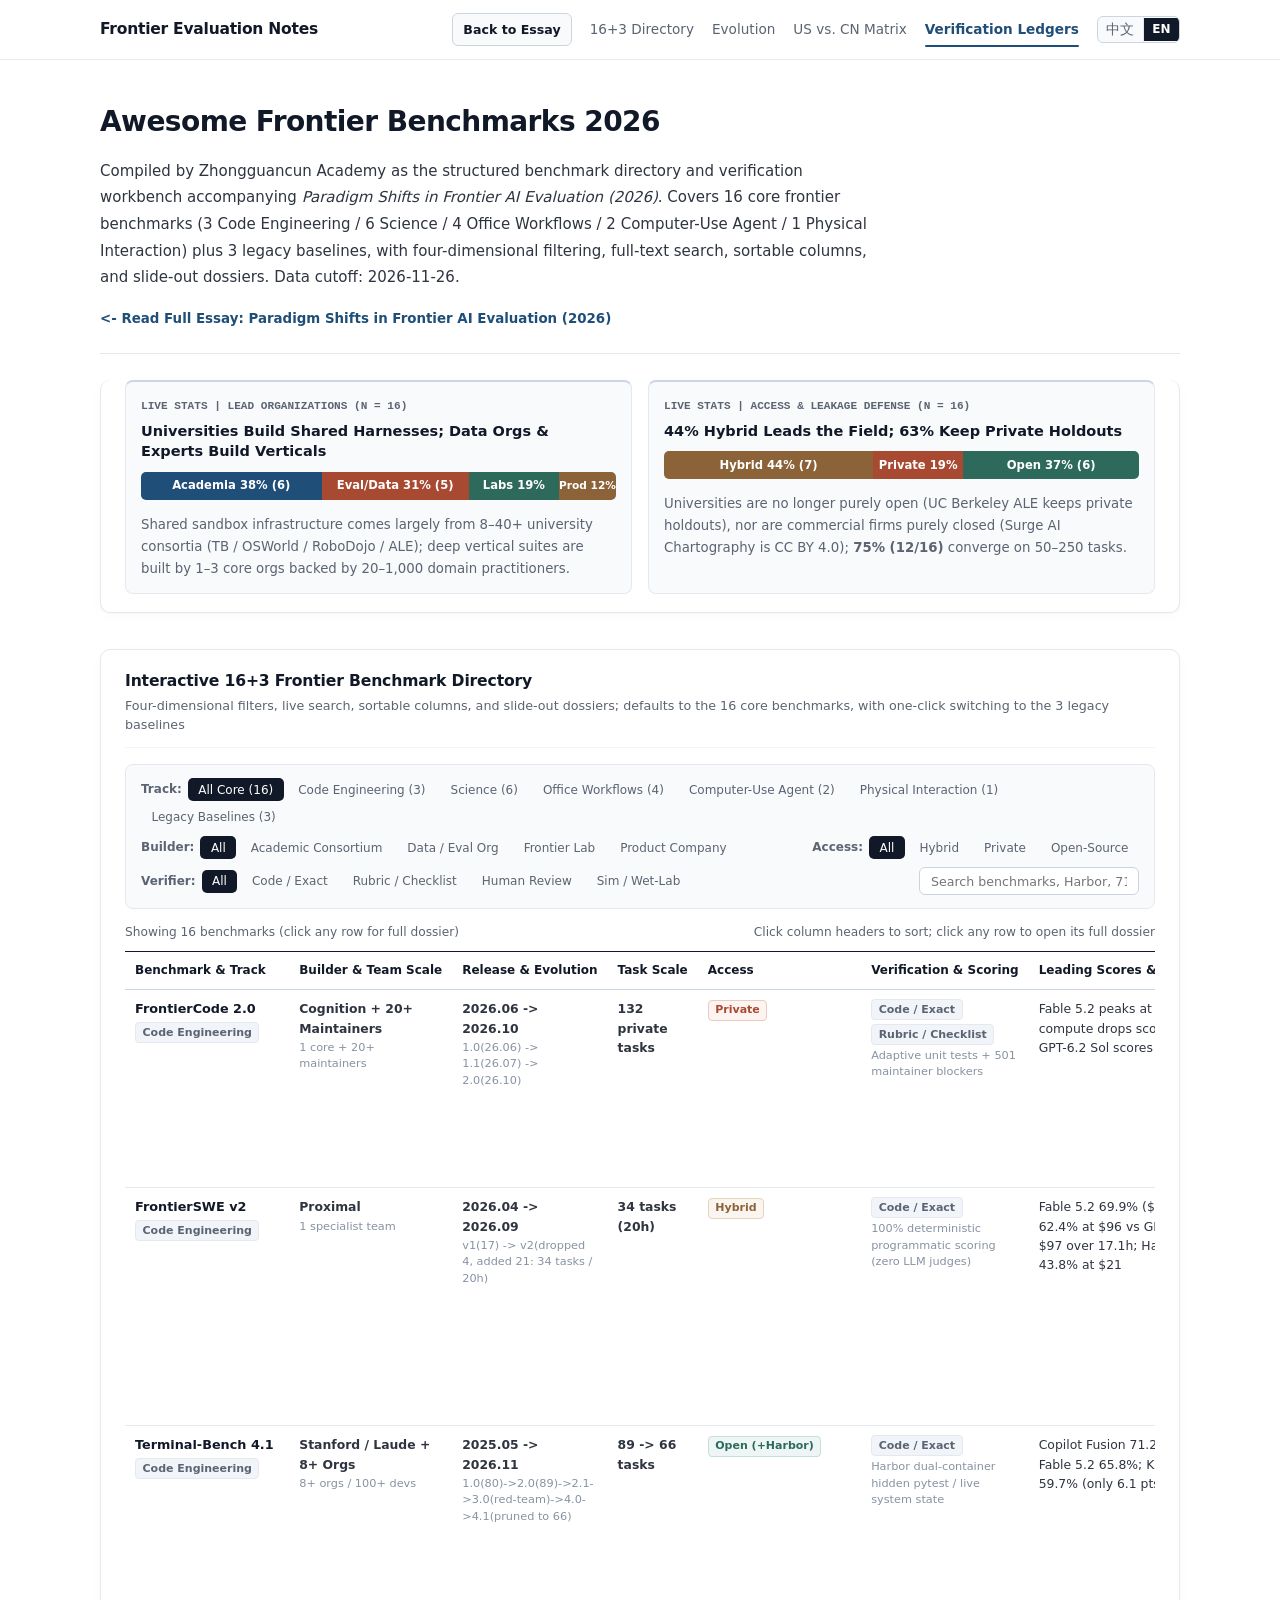
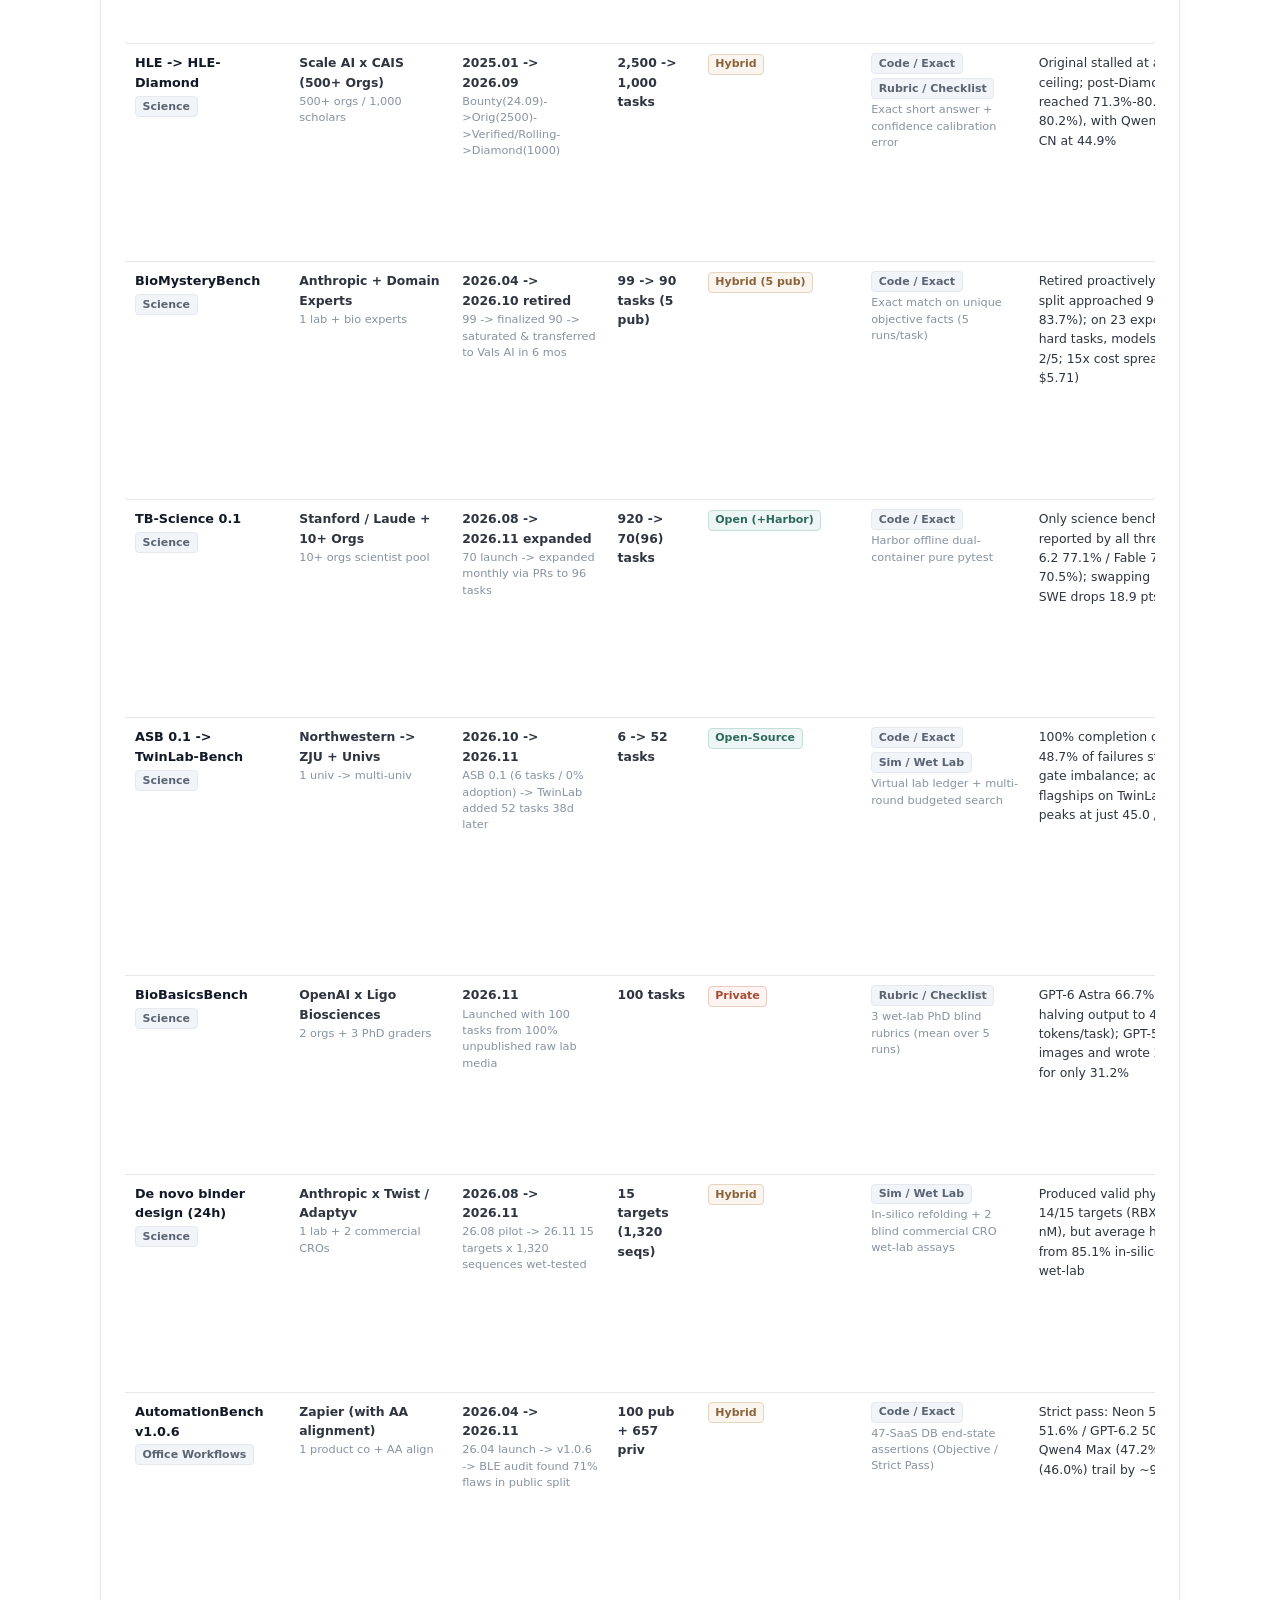
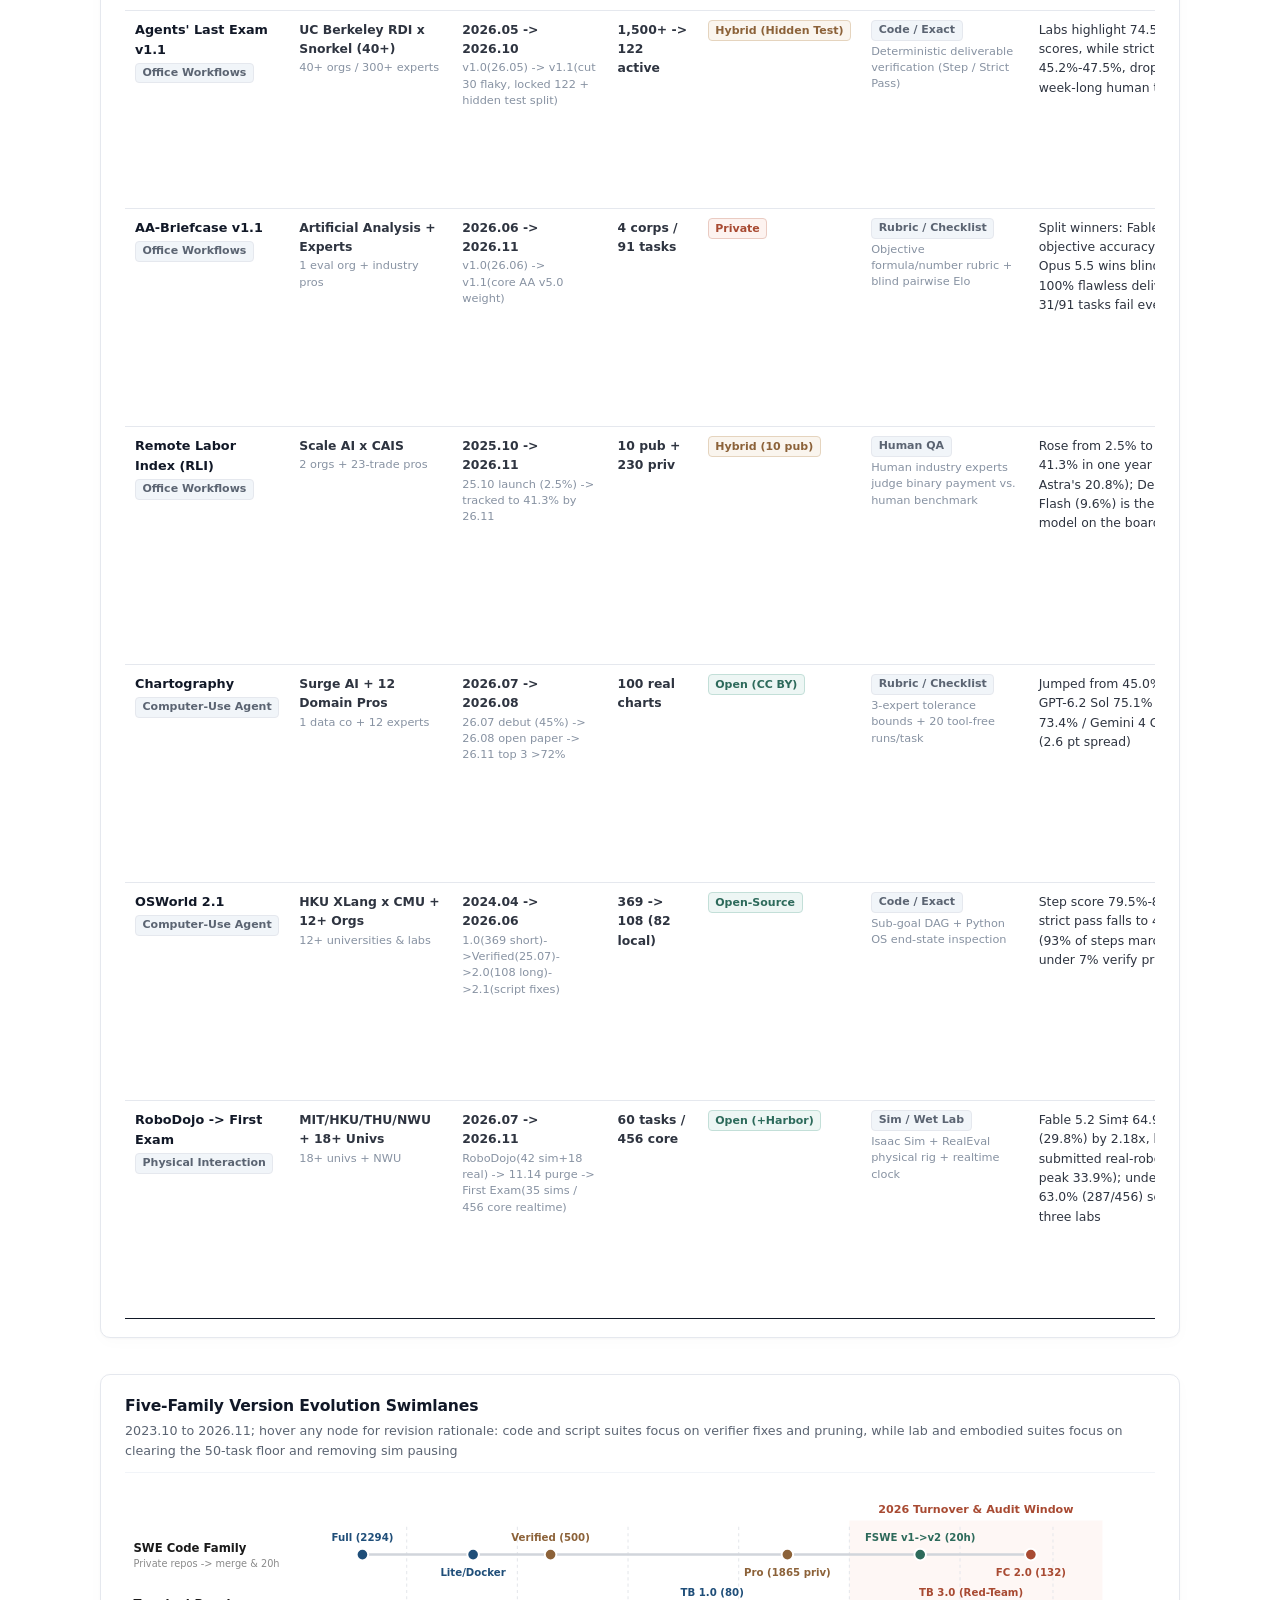
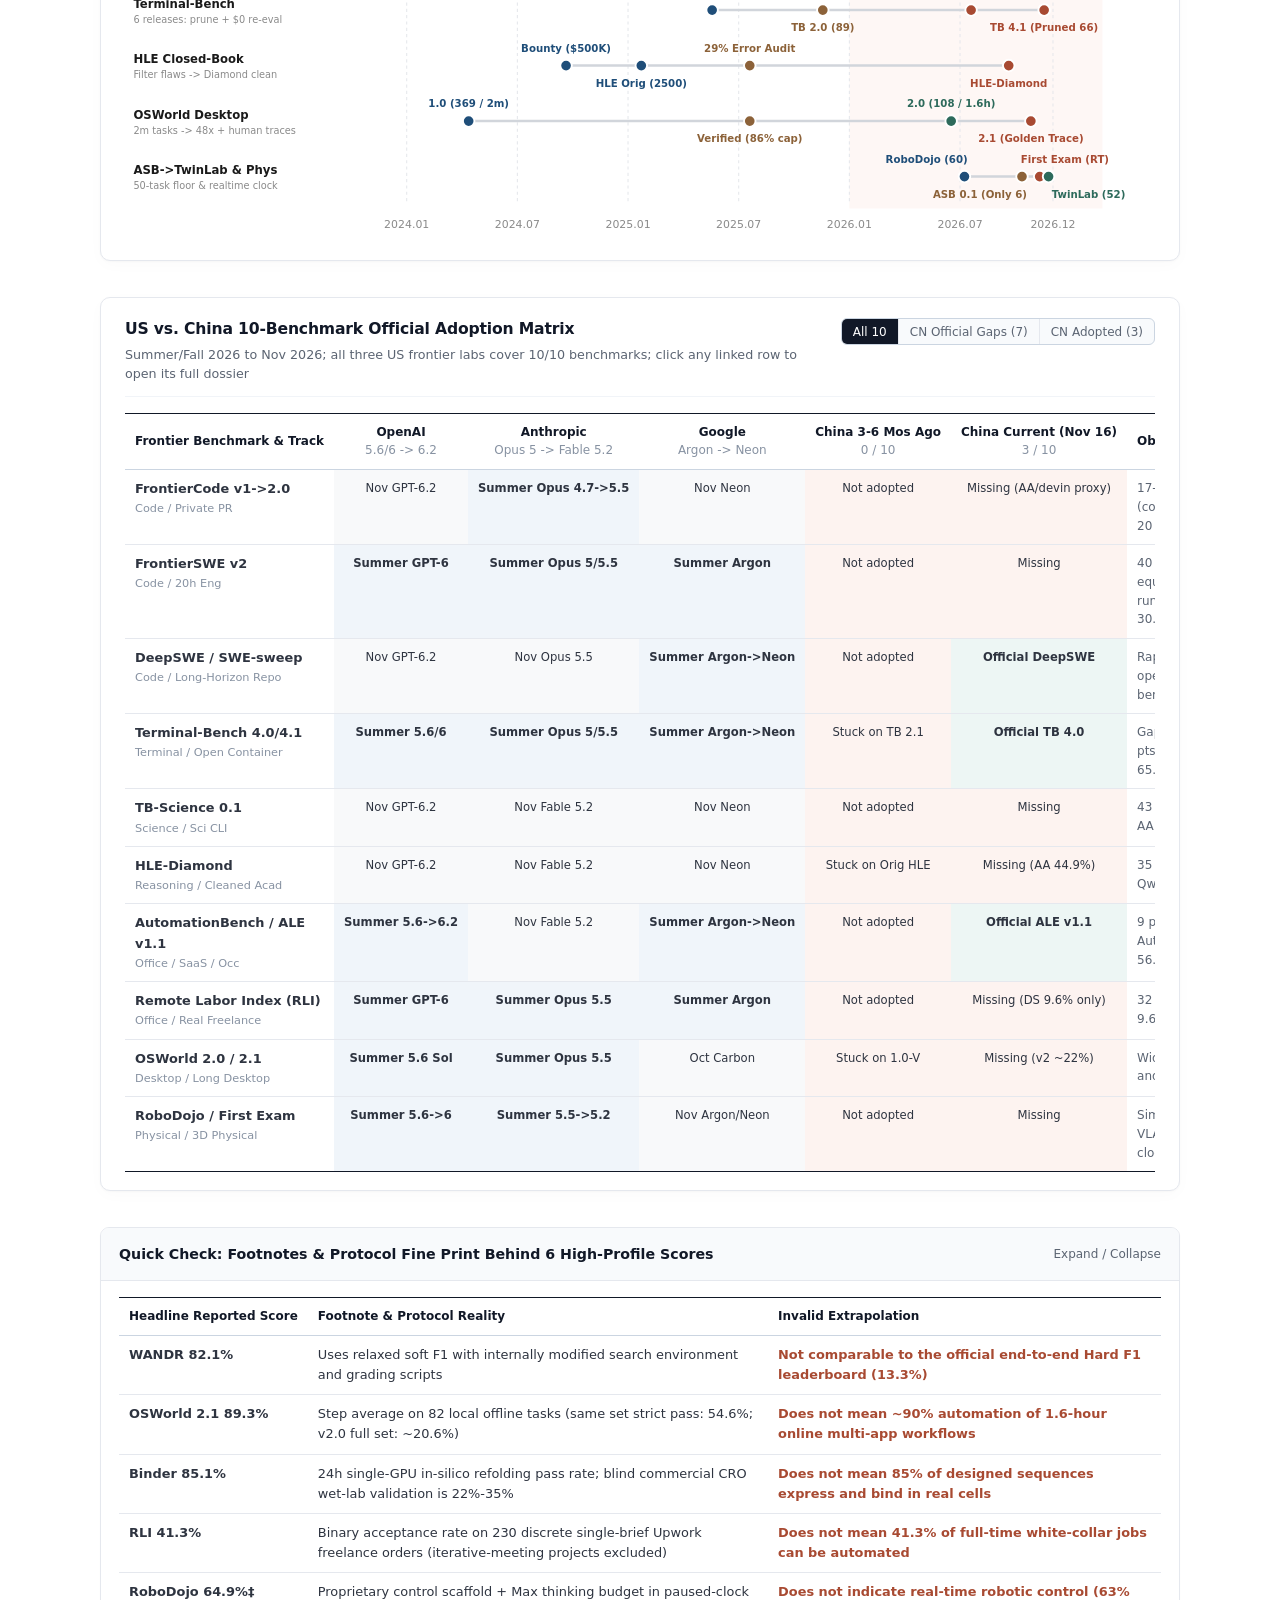
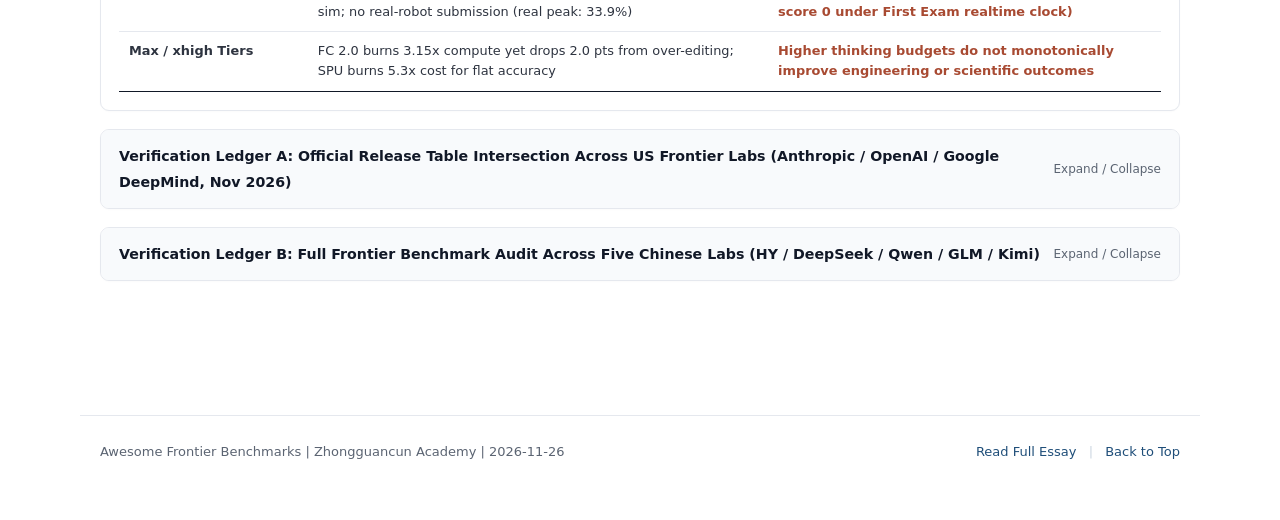
<file: benchmarks-en.html>
<!DOCTYPE html>
<html lang="en">
<head>
  <meta charset="UTF-8">
  <meta name="viewport" content="width=device-width, initial-scale=1.0">
  <title>Awesome Frontier Benchmarks (2026) | 16+3 Frontier Benchmark Directory &amp; Verification Ledgers</title>
  <meta name="description" content="Independent 2026 frontier AI benchmark directory: four-dimensional filtering across 16 core frontier benchmarks and 3 legacy baselines, five-family evolution swimlanes, US vs. China 10-benchmark adoption matrix, and verified lab ledgers.">
  <link rel="stylesheet" href="styles.css?v=20261126-12">
</head>
<body>

<header class="site-header" id="top">
  <div class="site-header-inner" style="max-width:1120px;">
    <a class="site-brand" href="en.html">Frontier Evaluation Notes</a>
    <nav class="header-nav" aria-label="Directory navigation">
      <a href="en.html" class="nav-dir-link">Back to Essay</a>
      <a href="#sec-explorer">16+3 Directory</a>
      <a href="#sec-timeline">Evolution</a>
      <a href="#sec-adoption">US vs. CN Matrix</a>
      <a href="#sec-ledgers">Verification Ledgers</a>
      <div class="lang-switch" role="group" aria-label="Language"><a class="lang-opt" href="benchmarks.html" data-lang-switch="zh">中文</a><span class="lang-opt active" aria-current="page">EN</span></div>
    </nav>
  </div>
  <div class="read-progress" id="read-progress" aria-hidden="true"></div>
</header>

<main class="page-wide">
  <header class="dir-header">
    <h1>Awesome Frontier Benchmarks 2026</h1>
    <p>
      Compiled by Zhongguancun Academy as the structured benchmark directory and verification workbench accompanying <em>Paradigm Shifts in Frontier AI Evaluation (2026)</em>. Covers 16 core frontier benchmarks (3 Code Engineering / 6 Science / 4 Office Workflows / 2 Computer-Use Agent / 1 Physical Interaction) plus 3 legacy baselines, with four-dimensional filtering, full-text search, sortable columns, and slide-out dossiers. Data cutoff: 2026-11-26.
    </p>
    <a class="dir-back" href="en.html">&lt;- Read Full Essay: Paradigm Shifts in Frontier AI Evaluation (2026)</a>
  </header>

  <!-- Live SSOT Overview Bars -->
  <section class="figure-card full" style="margin-top:0;border-top:none;padding-top:0;">
    <div class="grid-2" id="dynamic-dist-bars"></div>
  </section>

  <!-- 1. Interactive 16+3 Master Directory -->
  <section class="figure-card full" id="sec-explorer">
    <div class="fig-header">
      <div>
        <h4 class="fig-title">Interactive 16+3 Frontier Benchmark Directory</h4>
        <div class="fig-sub">Four-dimensional filters, live search, sortable columns, and slide-out dossiers; defaults to the 16 core benchmarks, with one-click switching to the 3 legacy baselines</div>
      </div>
    </div>

    <div class="explorer-toolbar">
      <div class="filter-group" id="track-filters">
        <span class="filter-label">Track:</span>
        <button class="pill active" data-val="all">All Core (16)</button>
        <button class="pill" data-val="code">Code Engineering (3)</button>
        <button class="pill" data-val="sci">Science (6)</button>
        <button class="pill" data-val="off">Office Workflows (4)</button>
        <button class="pill" data-val="cua">Computer-Use Agent (2)</button>
        <button class="pill" data-val="phys">Physical Interaction (1)</button>
        <button class="pill" data-val="legacy">Legacy Baselines (3)</button>
      </div>
      <div class="filter-group" id="org-filters">
        <span class="filter-label">Builder:</span>
        <button class="pill active" data-val="all">All</button>
        <button class="pill" data-val="acad">Academic Consortium</button>
        <button class="pill" data-val="data">Data / Eval Org</button>
        <button class="pill" data-val="lab">Frontier Lab</button>
        <button class="pill" data-val="prod">Product Company</button>
      </div>
      <div class="filter-group" id="access-filters">
        <span class="filter-label">Access:</span>
        <button class="pill active" data-val="all">All</button>
        <button class="pill" data-val="hyb">Hybrid</button>
        <button class="pill" data-val="priv">Private</button>
        <button class="pill" data-val="open">Open-Source</button>
      </div>
      <div class="filter-group" id="eval-filters">
        <span class="filter-label">Verifier:</span>
        <button class="pill active" data-val="all">All</button>
        <button class="pill" data-val="code">Code / Exact</button>
        <button class="pill" data-val="rubric">Rubric / Checklist</button>
        <button class="pill" data-val="human">Human Review</button>
        <button class="pill" data-val="phys">Sim / Wet-Lab</button>
      </div>
      <input type="text" id="search-box" class="search-input" placeholder="Search benchmarks, Harbor, 71%, 0700...">
    </div>

    <div class="hint-bar">
      <span id="row-count-label">Showing 16 benchmarks</span>
      <span>Click column headers to sort; click any row to open its full dossier</span>
    </div>

    <div class="table-scroll">
      <table class="master">
        <thead>
          <tr>
            <th data-sort="name">Benchmark &amp; Track</th>
            <th data-sort="orgType">Builder &amp; Team Scale</th>
            <th data-sort="releaseYear">Release &amp; Evolution</th>
            <th data-sort="countNum">Task Scale</th>
            <th data-sort="access">Access</th>
            <th>Verification &amp; Scoring</th>
            <th>Leading Scores &amp; Protocol Notes</th>
            <th>Design Takeaway</th>
          </tr>
        </thead>
        <tbody id="master-tbody"></tbody>
      </table>
    </div>
  </section>

  <!-- 2. Five-Family Version Timeline -->
  <figure class="figure-card full" id="sec-timeline">
    <div class="fig-header">
      <div>
        <h4 class="fig-title">Five-Family Version Evolution Swimlanes</h4>
        <div class="fig-sub">2023.10 to 2026.11; hover any node for revision rationale: code and script suites focus on verifier fixes and pruning, while lab and embodied suites focus on clearing the 50-task floor and removing sim pausing</div>
      </div>
    </div>
    <div id="chart-timeline"></div>
  </figure>

  <!-- 3. US vs China 10-Benchmark Adoption Matrix -->
  <figure class="figure-card full" id="sec-adoption">
    <div class="fig-header">
      <div>
        <h4 class="fig-title">US vs. China 10-Benchmark Official Adoption Matrix</h4>
        <div class="fig-sub">Summer/Fall 2026 to Nov 2026; all three US frontier labs cover 10/10 benchmarks; click any linked row to open its full dossier</div>
      </div>
      <div class="seg-tabs" id="adoption-seg">
        <button class="seg-btn active" data-val="all">All 10</button>
        <button class="seg-btn" data-val="gap">CN Official Gaps (7)</button>
        <button class="seg-btn" data-val="ok">CN Adopted (3)</button>
      </div>
    </div>
    <div class="table-scroll">
      <table class="ed-table">
        <thead>
          <tr>
            <th>Frontier Benchmark &amp; Track</th>
            <th style="text-align:center;">OpenAI<br><span style="font-weight:400;color:var(--faint);">5.6/6 -&gt; 6.2</span></th>
            <th style="text-align:center;">Anthropic<br><span style="font-weight:400;color:var(--faint);">Opus 5 -&gt; Fable 5.2</span></th>
            <th style="text-align:center;">Google<br><span style="font-weight:400;color:var(--faint);">Argon -&gt; Neon</span></th>
            <th style="text-align:center;">China 3-6 Mos Ago<br><span style="font-weight:400;color:var(--faint);">0 / 10</span></th>
            <th style="text-align:center;">China Current (Nov 16)<br><span style="font-weight:400;color:var(--faint);">3 / 10</span></th>
            <th>Observed Gap Notes</th>
          </tr>
        </thead>
        <tbody id="adoption-tbody"></tbody>
      </table>
    </div>
  </figure>

  <!-- 4. Verification Ledgers & Fine-Print Quick Check -->
  <section id="sec-ledgers" style="margin-top:26px;">
    <details class="deep-dive wide" open>
      <summary>
        <span>Quick Check: Footnotes &amp; Protocol Fine Print Behind 6 High-Profile Scores</span>
        <span class="dd-chevron">Expand / Collapse</span>
      </summary>
      <div class="dd-body">
        <div class="table-scroll">
          <table class="ed-table">
            <thead>
              <tr><th>Headline Reported Score</th><th>Footnote &amp; Protocol Reality</th><th>Invalid Extrapolation</th></tr>
            </thead>
            <tbody>
              <tr><td><b>WANDR 82.1%</b></td><td>Uses relaxed soft F1 with internally modified search environment and grading scripts</td><td style="color:var(--rust);font-weight:600;">Not comparable to the official end-to-end Hard F1 leaderboard (13.3%)</td></tr>
              <tr><td><b>OSWorld 2.1 89.3%</b></td><td>Step average on 82 local offline tasks (same set strict pass: 54.6%; v2.0 full set: ~20.6%)</td><td style="color:var(--rust);font-weight:600;">Does not mean ~90% automation of 1.6-hour online multi-app workflows</td></tr>
              <tr><td><b>Binder 85.1%</b></td><td>24h single-GPU in-silico refolding pass rate; blind commercial CRO wet-lab validation is 22%-35%</td><td style="color:var(--rust);font-weight:600;">Does not mean 85% of designed sequences express and bind in real cells</td></tr>
              <tr><td><b>RLI 41.3%</b></td><td>Binary acceptance rate on 230 discrete single-brief Upwork freelance orders (iterative-meeting projects excluded)</td><td style="color:var(--rust);font-weight:600;">Does not mean 41.3% of full-time white-collar jobs can be automated</td></tr>
              <tr><td><b>RoboDojo 64.9%‡</b></td><td>Proprietary control scaffold + Max thinking budget in paused-clock sim; no real-robot submission (real peak: 33.9%)</td><td style="color:var(--rust);font-weight:600;">Does not indicate real-time robotic control (63% score 0 under First Exam realtime clock)</td></tr>
              <tr><td><b>Max / xhigh Tiers</b></td><td>FC 2.0 burns 3.15x compute yet drops 2.0 pts from over-editing; SPU burns 5.3x cost for flat accuracy</td><td style="color:var(--rust);font-weight:600;">Higher thinking budgets do not monotonically improve engineering or scientific outcomes</td></tr>
            </tbody>
          </table>
        </div>
      </div>
    </details>

    <details class="deep-dive wide">
      <summary>
        <span>Verification Ledger A: Official Release Table Intersection Across US Frontier Labs (Anthropic / OpenAI / Google DeepMind, Nov 2026)</span>
        <span class="dd-chevron">Expand / Collapse</span>
      </summary>
      <div class="dd-body">
        <div class="table-scroll">
          <table class="ed-table">
            <thead>
              <tr><th>Intersection Tier</th><th>Capability Domain</th><th>Core Benchmark</th><th>Nov 2026 Primary Disclosed Scores &amp; Emphasis</th></tr>
            </thead>
            <tbody>
              <tr><td><b>3-Lab Consensus</b></td><td>Software Engineering</td><td>FrontierCode 2.0</td><td>Fable 5.2 50.2% (launch post 49.1%), Opus 5.5 47.3%, Neon 46.2%, GPT-6.2 Astra 44.2% / Sol 43.8%</td></tr>
              <tr><td><b>3-Lab Consensus</b></td><td>CLI Science</td><td>TB-Science 0.1</td><td>GPT-6.2 Astra 77.1%, Mythos 5.2 75.3%, Fable 5.2 74.6%, Neon 70.5% (separately lists 0% refusal rate)</td></tr>
              <tr><td><b>3-Lab Consensus</b></td><td>Cyber Redlines</td><td>ExploitBench / Gym</td><td>Anthropic jumped 40%-&gt;78%-&gt;91% in 4 mos (S-1); OpenAI GPT-6.2 hit Critical (V8-bench 100% / 0-day 53.5%); Google tiered controlled access</td></tr>
              <tr><td><b>3-Lab Consensus</b></td><td>Behavioral Safety</td><td>Audit / Escape / RSI</td><td>Anthropic 1,800-scenario escape cut 39%-&gt;3.1%; OpenAI Astra reached RSI High; Google Gray Swan indirect prompt injection (IPI) 0%</td></tr>
              <tr><td><b>2-Lab / Cross-Eval</b></td><td>Cross-SaaS Office</td><td>AutomationBench v1.0.6</td><td>Strict pass rate: Gemini 4 Neon 56.6% (prior snapshot 56.3%), Carbon 55.3%, Fable 5.2 51.6%, GPT-6.2 Astra 50.7%</td></tr>
              <tr><td><b>2-Lab / Cross-Eval</b></td><td>Multi-Occupation Apps</td><td>Agents' Last Exam v1.1</td><td>55-occupation sandbox: GPT-6.2 Astra step 78.3% (strict ~47.5%), Neon 75.8% (~46.0%), Fable ~74.5% (~45.2%)</td></tr>
              <tr><td><b>2-Lab / Cross-Eval</b></td><td>Cleaned Acad &amp; Vision</td><td>HLE-Diamond / Chartography</td><td>HLE-Diamond: Fable 80.2% / Astra 72.2% / Neon 71.3%; Chartography: Sol 75.1% / Fable 73.4% / Carbon 72.5%</td></tr>
              <tr><td><b>Single-Lab Focus</b></td><td>Anthropic</td><td>FSWE v2 / RLI / OSWorld / RoboDojo</td><td>20h eng 69.9%, Upwork freelance 41.3%, OSWorld 2.1 step 89.3% (strict 54.6%), RoboDojo Sim 64.9%‡</td></tr>
              <tr><td><b>Single-Lab Focus</b></td><td>OpenAI</td><td>DeepSWE / BioBasics / GDPval</td><td>Light tier Sol cost-efficiency, wet-lab troubleshooting Astra 66.7%, 44-occupation blind GDPval v2 50.4%, Erdos formal proofs</td></tr>
              <tr><td><b>Single-Lab Focus</b></td><td>Google</td><td>TB 4.1 / SWE-sweep / GraphWalks</td><td>Pioneered cheating-adjusted scores, disclosed 3x Antigravity harness delta, 1M-context GraphWalks, and CWE-Bench v2 70.7%</td></tr>
            </tbody>
          </table>
        </div>
      </div>
    </details>

    <details class="deep-dive wide">
      <summary>
        <span>Verification Ledger B: Full Frontier Benchmark Audit Across Five Chinese Labs (HY / DeepSeek / Qwen / GLM / Kimi)</span>
        <span class="dd-chevron">Expand / Collapse</span>
      </summary>
      <div class="dd-body">
        <div class="table-scroll">
          <table class="ed-table">
            <thead>
              <tr><th>Core Benchmark (US Reference)</th><th>HY (Tencent Hunyuan)</th><th>DeepSeek</th><th>Qwen (Alibaba)</th><th>GLM (Zhipu)</th><th>Kimi (Moonshot)</th></tr>
            </thead>
            <tbody>
              <tr><td><b>FrontierCode 2.0</b><br><span class="b-sub">US peak 50.2%</span></td><td>Not on official board<br><span class="b-sub">AA Hy4 31.4%</span></td><td>V4.1 Flash 1017<br>20.2% ($0.38, devin)</td><td>v2 not on official board<br><span class="b-sub">AA Qwen4 Max 26.5%</span></td><td>GLM-5.3 20.2% ($7.5)<br><span class="b-sub">Flash 15.0% ($0.79)</span></td><td>K3.1 Pro 19.9% ($3.0)<br><span class="b-sub">K3 18.9% ($4.5)</span></td></tr>
              <tr><td><b>FrontierSWE v2</b><br><span class="b-sub">US peak 69.9%</span></td><td>Not on official board<br><span class="b-sub">In-house Goal2Repo 23.2%</span></td><td>V4 Flash Vision<br>14.8% ($8.6 Pareto)</td><td>Qwen3.8-Max<br>17.8% ($51.3)</td><td><b>GLM-5.3 30.2% ($97)</b><br><span class="b-sub">Flash 18.1% ($11)</span></td><td>Kimi K3<br>25.9% ($110)</td></tr>
              <tr><td><b>Terminal-Bench 4.1</b><br><span class="b-sub">US 71.2% / 65.8%</span></td><td>Hy4 37.9% ($348)<br><span class="b-sub">Flash 11.8% ($15)</span></td><td>V4.1 Flash 1017<br>38.5% ($185 Pareto)</td><td>Qwen3.8-Max<br>27.0% ($4.6K, CC)</td><td>GLM-5.3 41.2% ($2.7K)<br><span class="b-sub">Flash 37.0% ($375)</span></td><td><b>Kimi K3.1 Pro 59.7%</b><br><span class="b-sub">$1.1K (#1 CN)</span></td></tr>
              <tr><td><b>TB-Science 0.1</b><br><span class="b-sub">US peak 77.1%</span></td><td>Not on official board<br><span class="b-sub">AA Hy4 12.9%</span></td><td>V4.1 Flash 15.7% (#7)<br><span class="b-sub">V4 Pro 3.8%</span></td><td>Not on official board<br><span class="b-sub">AA Qwen4 Max 23.3%</span></td><td>GLM-5.3<br>8.1% ($2.7K)</td><td>K3 7.1%<br><span class="b-sub"><b>AA K3.1 Pro 34.3%</b></span></td></tr>
              <tr><td><b>HLE-Diamond</b><br><span class="b-sub">US peak 80.2%</span></td><td>Tencent Hy4<br>32.7% (AA v5.0.1)</td><td>V4.1 Flash 25.3%<br><span class="b-sub">Orig HLE 43.3%</span></td><td><b>Qwen4 Max 44.9%</b><br><span class="b-sub">#1 CN</span></td><td>GLM-5.3 (max) 17.9%<br><span class="b-sub">Orig HLE 42.3%</span></td><td>Kimi K3.1 Pro 37.3%<br><span class="b-sub">Orig 52.5% (tools 70%)</span></td></tr>
              <tr><td><b>AutomationBench</b><br><span class="b-sub">US 56.6% strict pass</span></td><td>Not on official board<br><span class="b-sub">AA Hy4 36.2%</span></td><td>V4.1 / V4 Flash<br>AA 35.5%-36.7%</td><td><b>AA Qwen4 Max 47.2%</b><br><span class="b-sub">Objective 72.6%</span></td><td>GLM-5.3<br>AA 29.4%</td><td><b>AA K3.1 Pro 46.0%</b><br><span class="b-sub">Objective 73.3%</span></td></tr>
              <tr><td><b>RLI / OSWorld v2</b><br><span class="b-sub">US 41.3% / 89.3%</span></td><td>Not on official board</td><td>RLI V4.1 Flash 9.6%<br><span class="b-sub">Only CN model on board</span></td><td>OSWorld v2 21.5%<br><span class="b-sub">1.0-Verified 73.3%</span></td><td>1.0-Verified<br>AutoGLM 48.0%</td><td>OSWorld v2 22.1%<br><span class="b-sub">1.0-Verified 73.1%</span></td></tr>
            </tbody>
          </table>
        </div>
        <p style="margin-top:10px;font-size:12.4px;color:var(--muted);">Note: Strictly distinguishes official native leaderboards, lab self-reports, and AA v5 unified-harness readings.</p>
      </div>
    </details>
  </section>
</main>

<!-- Slide-out Benchmark Dossier Drawer -->
<div class="drawer-backdrop" id="drawer-bg" role="dialog" aria-modal="true" aria-label="Full benchmark dossier">
  <div class="drawer" id="drawer-content"></div>
</div>

<div id="svg-tooltip" role="tooltip"></div>

<button type="button" id="back-to-top" aria-label="Back to top">↑ Top</button>

<footer class="site-footer" style="max-width:1120px;">
  <div class="footer-inner">
    <span>Awesome Frontier Benchmarks | Zhongguancun Academy | 2026-11-26</span>
    <span>
      <a href="en.html">Read Full Essay</a>
      <span style="margin:0 8px;color:var(--border-strong);">|</span>
      <a href="#top">Back to Top</a>
    </span>
  </div>
</footer>

<script src="data-en.js?v=20261126-12"></script>
<script src="charts-en.js?v=20261126-12"></script>
</body>
</html>
</file>
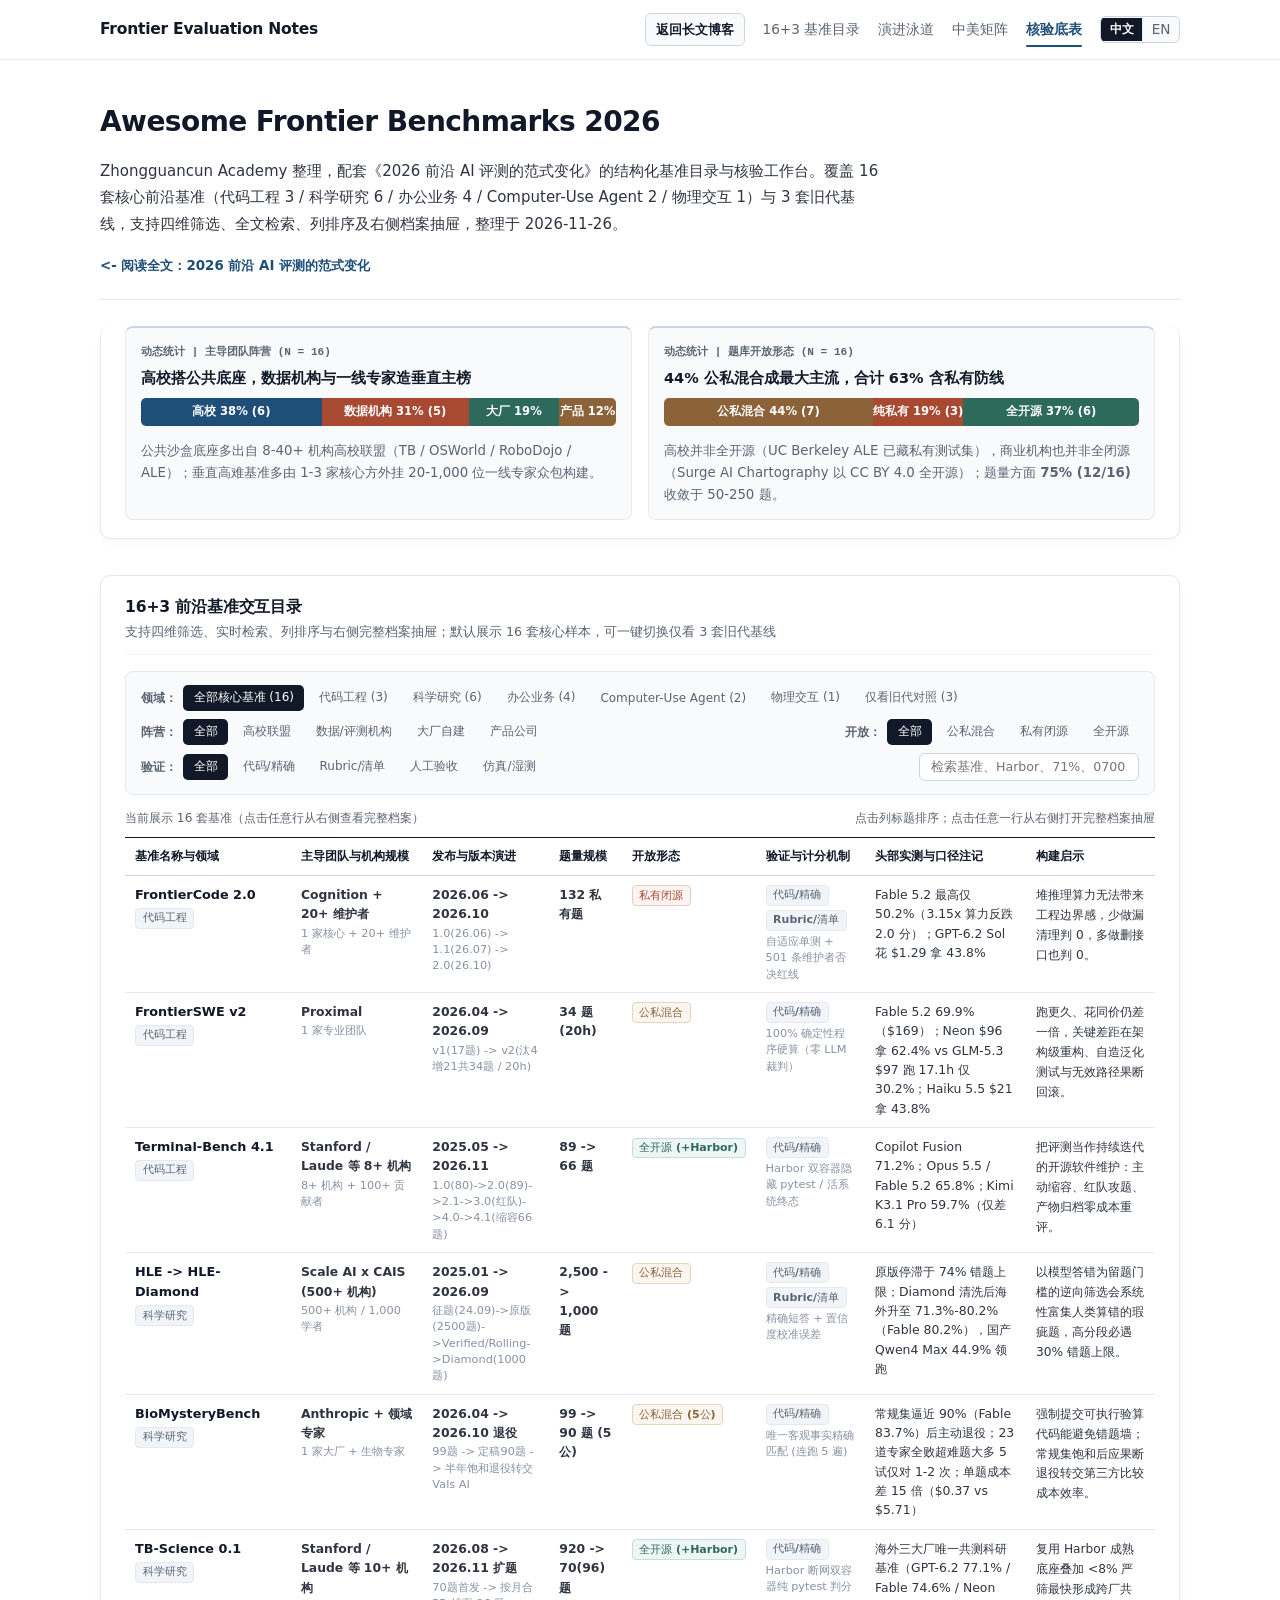
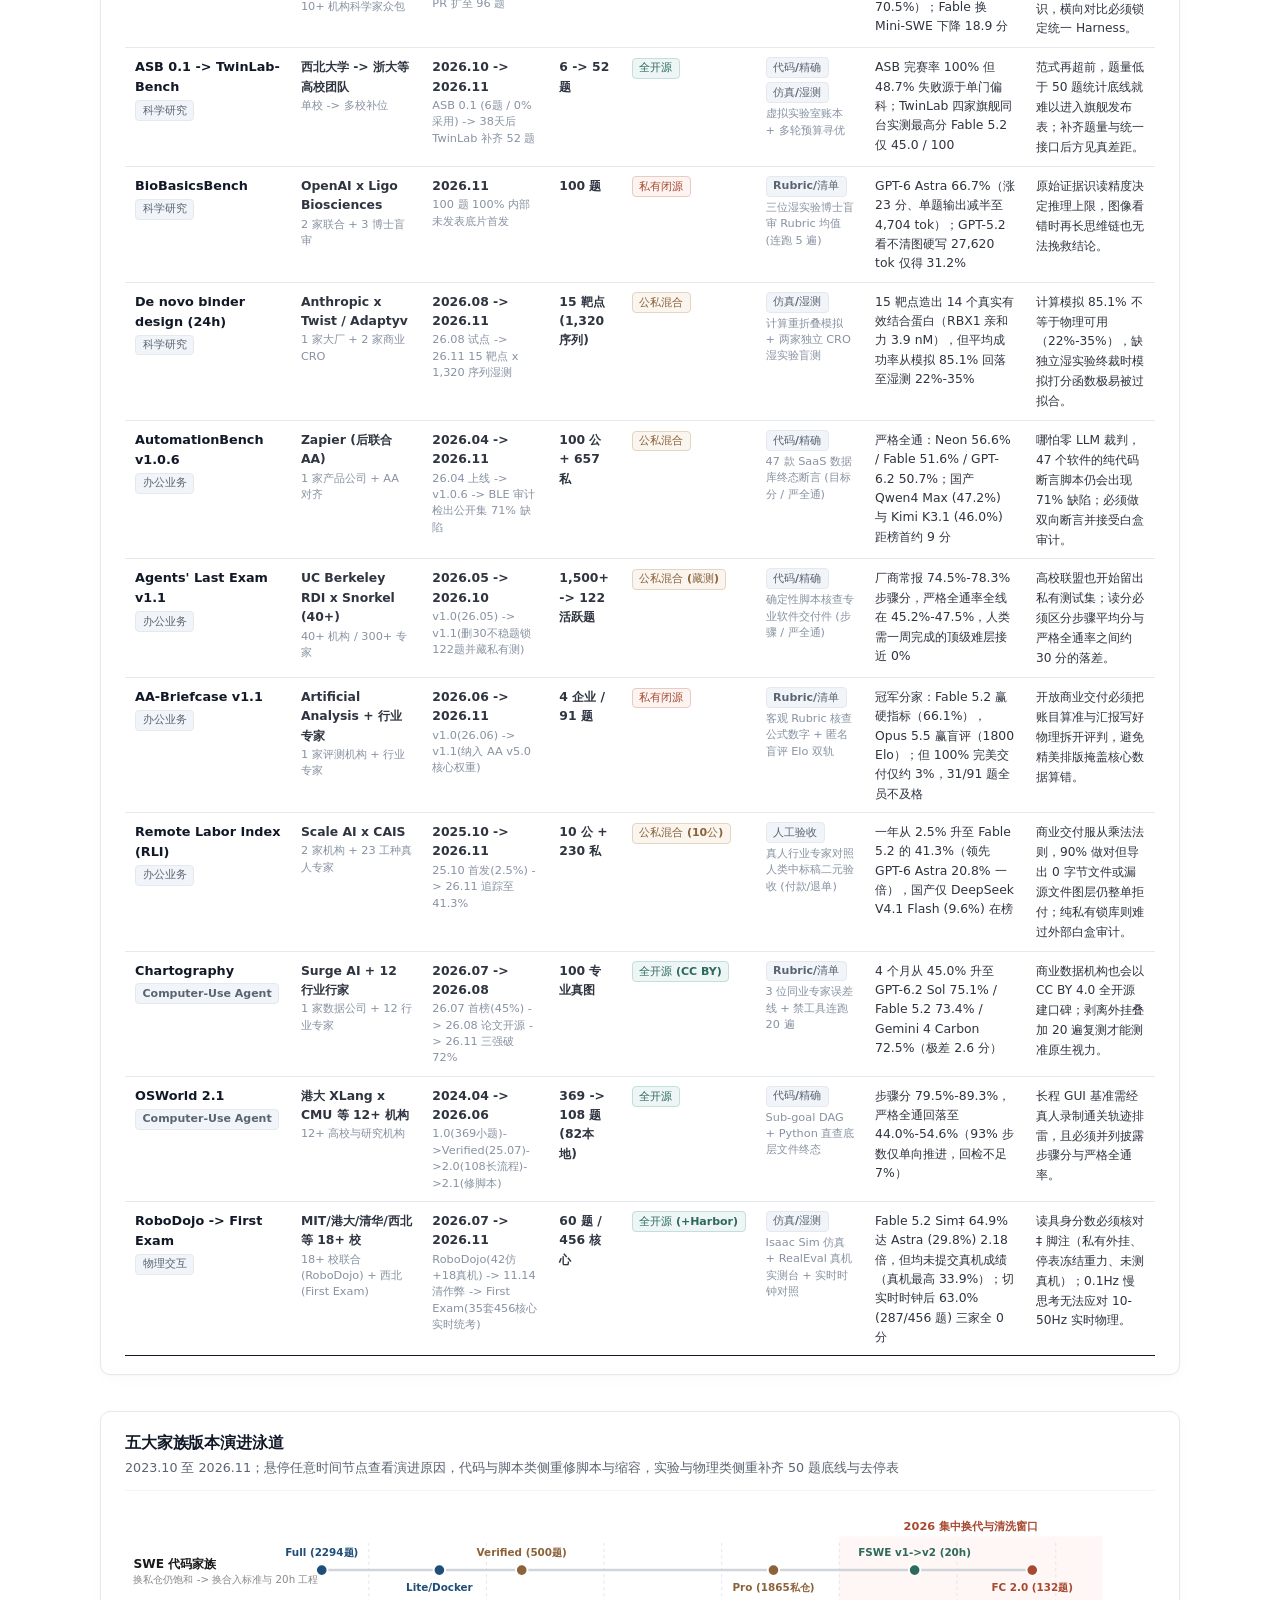
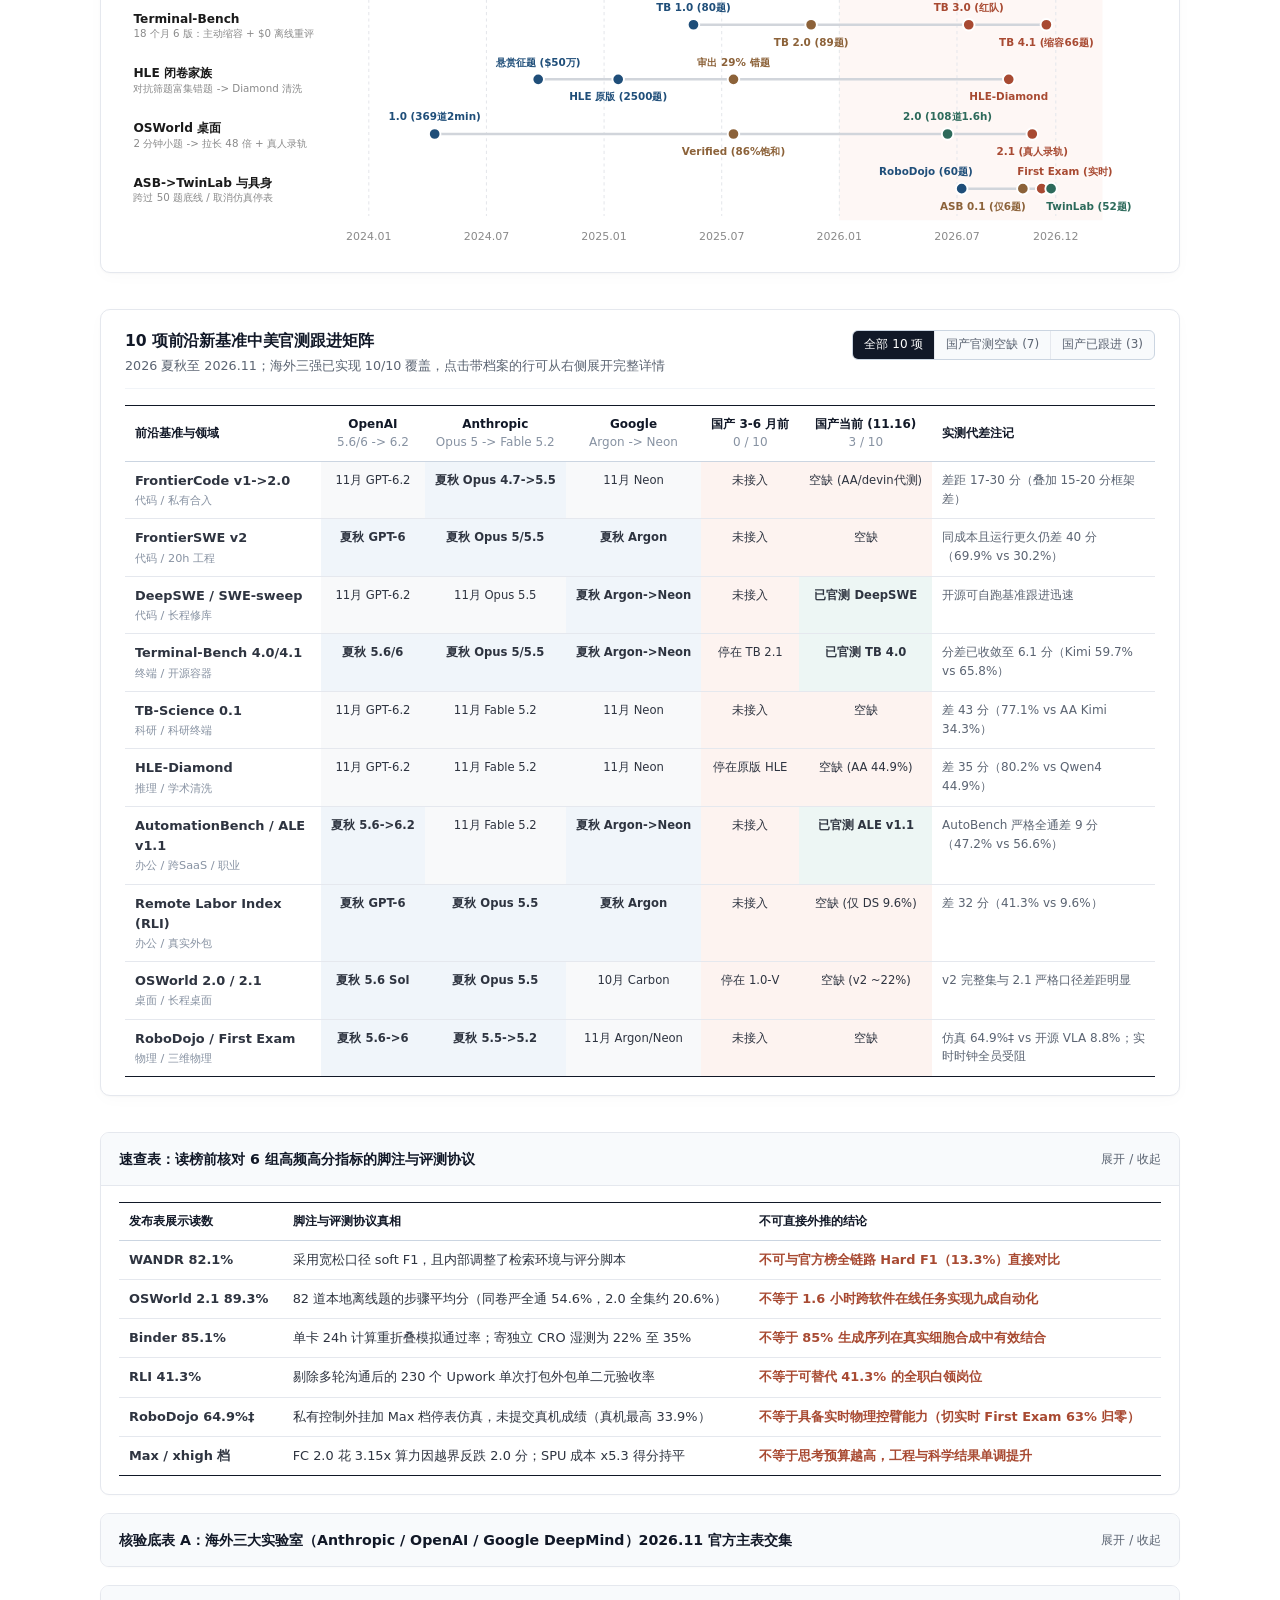
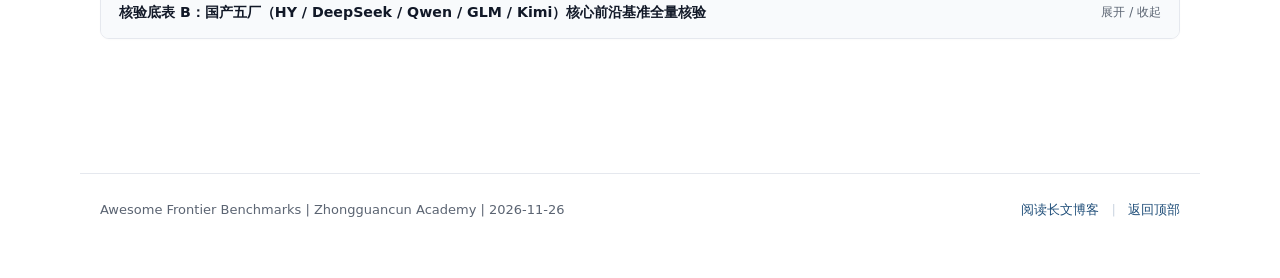
<file: benchmarks.html>
<!DOCTYPE html>
<html lang="zh-CN">
<head>
  <meta charset="UTF-8">
  <meta name="viewport" content="width=device-width, initial-scale=1.0">
  <title>Awesome Frontier Benchmarks (2026) | 16+3 前沿基准目录与核验库</title>
  <meta name="description" content="2026 前沿 AI 评测独立基准目录平台：覆盖 16 套核心前沿基准与 3 套旧代基线的四维交互检索、五大家族演进泳道、中美 10 榜跟进矩阵与八厂实测核验底表。">
  <link rel="stylesheet" href="styles.css?v=20261126-12">
</head>
<body>

<header class="site-header" id="top">
  <div class="site-header-inner" style="max-width:1120px;">
    <a class="site-brand" href="index.html">Frontier Evaluation Notes</a>
    <nav class="header-nav" aria-label="目录平台导航">
      <a href="index.html" class="nav-dir-link">返回长文博客</a>
      <a href="#sec-explorer">16+3 基准目录</a>
      <a href="#sec-timeline">演进泳道</a>
      <a href="#sec-adoption">中美矩阵</a>
      <a href="#sec-ledgers">核验底表</a>
      <div class="lang-switch" role="group" aria-label="语言切换">
        <span class="lang-opt active" aria-current="page">中文</span>
        <a class="lang-opt" href="benchmarks-en.html" data-lang-switch="en">EN</a>
      </div>
    </nav>
  </div>
  <div class="read-progress" id="read-progress" aria-hidden="true"></div>
</header>

<main class="page-wide">
  <header class="dir-header">
    <h1>Awesome Frontier Benchmarks 2026</h1>
    <p>
      Zhongguancun Academy 整理，配套《2026 前沿 AI 评测的范式变化》的结构化基准目录与核验工作台。覆盖 16 套核心前沿基准（代码工程 3 / 科学研究 6 / 办公业务 4 / Computer-Use Agent 2 / 物理交互 1）与 3 套旧代基线，支持四维筛选、全文检索、列排序及右侧档案抽屉，整理于 2026-11-26。
    </p>
    <a class="dir-back" href="index.html"><- 阅读全文：2026 前沿 AI 评测的范式变化</a>
  </header>

  <!-- Live SSOT Overview Bars -->
  <section class="figure-card full" style="margin-top:0;border-top:none;padding-top:0;">
    <div class="grid-2" id="dynamic-dist-bars"></div>
  </section>

  <!-- 1. Interactive 16+3 Master Directory -->
  <section class="figure-card full" id="sec-explorer">
    <div class="fig-header">
      <div>
        <h4 class="fig-title">16+3 前沿基准交互目录</h4>
        <div class="fig-sub">支持四维筛选、实时检索、列排序与右侧完整档案抽屉；默认展示 16 套核心样本，可一键切换仅看 3 套旧代基线</div>
      </div>
    </div>

    <div class="explorer-toolbar">
      <div class="filter-group" id="track-filters">
        <span class="filter-label">领域：</span>
        <button class="pill active" data-val="all">全部核心基准 (16)</button>
        <button class="pill" data-val="code">代码工程 (3)</button>
        <button class="pill" data-val="sci">科学研究 (6)</button>
        <button class="pill" data-val="off">办公业务 (4)</button>
        <button class="pill" data-val="cua">Computer-Use Agent (2)</button>
        <button class="pill" data-val="phys">物理交互 (1)</button>
        <button class="pill" data-val="legacy">仅看旧代对照 (3)</button>
      </div>
      <div class="filter-group" id="org-filters">
        <span class="filter-label">阵营：</span>
        <button class="pill active" data-val="all">全部</button>
        <button class="pill" data-val="acad">高校联盟</button>
        <button class="pill" data-val="data">数据/评测机构</button>
        <button class="pill" data-val="lab">大厂自建</button>
        <button class="pill" data-val="prod">产品公司</button>
      </div>
      <div class="filter-group" id="access-filters">
        <span class="filter-label">开放：</span>
        <button class="pill active" data-val="all">全部</button>
        <button class="pill" data-val="hyb">公私混合</button>
        <button class="pill" data-val="priv">私有闭源</button>
        <button class="pill" data-val="open">全开源</button>
      </div>
      <div class="filter-group" id="eval-filters">
        <span class="filter-label">验证：</span>
        <button class="pill active" data-val="all">全部</button>
        <button class="pill" data-val="code">代码/精确</button>
        <button class="pill" data-val="rubric">Rubric/清单</button>
        <button class="pill" data-val="human">人工验收</button>
        <button class="pill" data-val="phys">仿真/湿测</button>
      </div>
      <input type="text" id="search-box" class="search-input" placeholder="检索基准、Harbor、71%、0700...">
    </div>

    <div class="hint-bar">
      <span id="row-count-label">当前展示 16 套基准</span>
      <span>点击列标题排序；点击任意一行从右侧打开完整档案抽屉</span>
    </div>

    <div class="table-scroll">
      <table class="master">
        <thead>
          <tr>
            <th data-sort="name">基准名称与领域</th>
            <th data-sort="orgType">主导团队与机构规模</th>
            <th data-sort="releaseYear">发布与版本演进</th>
            <th data-sort="countNum">题量规模</th>
            <th data-sort="access">开放形态</th>
            <th>验证与计分机制</th>
            <th>头部实测与口径注记</th>
            <th>构建启示</th>
          </tr>
        </thead>
        <tbody id="master-tbody"></tbody>
      </table>
    </div>
  </section>

  <!-- 2. Five-Family Version Timeline -->
  <figure class="figure-card full" id="sec-timeline">
    <div class="fig-header">
      <div>
        <h4 class="fig-title">五大家族版本演进泳道</h4>
        <div class="fig-sub">2023.10 至 2026.11；悬停任意时间节点查看演进原因，代码与脚本类侧重修脚本与缩容，实验与物理类侧重补齐 50 题底线与去停表</div>
      </div>
    </div>
    <div id="chart-timeline"></div>
  </figure>

  <!-- 3. US vs China 10-Benchmark Adoption Matrix -->
  <figure class="figure-card full" id="sec-adoption">
    <div class="fig-header">
      <div>
        <h4 class="fig-title">10 项前沿新基准中美官测跟进矩阵</h4>
        <div class="fig-sub">2026 夏秋至 2026.11；海外三强已实现 10/10 覆盖，点击带档案的行可从右侧展开完整详情</div>
      </div>
      <div class="seg-tabs" id="adoption-seg">
        <button class="seg-btn active" data-val="all">全部 10 项</button>
        <button class="seg-btn" data-val="gap">国产官测空缺 (7)</button>
        <button class="seg-btn" data-val="ok">国产已跟进 (3)</button>
      </div>
    </div>
    <div class="table-scroll">
      <table class="ed-table">
        <thead>
          <tr>
            <th>前沿基准与领域</th>
            <th style="text-align:center;">OpenAI<br><span style="font-weight:400;color:var(--faint);">5.6/6 -> 6.2</span></th>
            <th style="text-align:center;">Anthropic<br><span style="font-weight:400;color:var(--faint);">Opus 5 -> Fable 5.2</span></th>
            <th style="text-align:center;">Google<br><span style="font-weight:400;color:var(--faint);">Argon -> Neon</span></th>
            <th style="text-align:center;">国产 3-6 月前<br><span style="font-weight:400;color:var(--faint);">0 / 10</span></th>
            <th style="text-align:center;">国产当前 (11.16)<br><span style="font-weight:400;color:var(--faint);">3 / 10</span></th>
            <th>实测代差注记</th>
          </tr>
        </thead>
        <tbody id="adoption-tbody"></tbody>
      </table>
    </div>
  </figure>

  <!-- 4. Verification Ledgers & Fine-Print Quick Check -->
  <section id="sec-ledgers" style="margin-top:26px;">
    <details class="deep-dive wide" open>
      <summary>
        <span>速查表：读榜前核对 6 组高频高分指标的脚注与评测协议</span>
        <span class="dd-chevron">展开 / 收起</span>
      </summary>
      <div class="dd-body">
        <div class="table-scroll">
          <table class="ed-table">
            <thead>
              <tr><th>发布表展示读数</th><th>脚注与评测协议真相</th><th>不可直接外推的结论</th></tr>
            </thead>
            <tbody>
              <tr><td><b>WANDR 82.1%</b></td><td>采用宽松口径 soft F1，且内部调整了检索环境与评分脚本</td><td style="color:var(--rust);font-weight:600;">不可与官方榜全链路 Hard F1（13.3%）直接对比</td></tr>
              <tr><td><b>OSWorld 2.1 89.3%</b></td><td>82 道本地离线题的步骤平均分（同卷严全通 54.6%，2.0 全集约 20.6%）</td><td style="color:var(--rust);font-weight:600;">不等于 1.6 小时跨软件在线任务实现九成自动化</td></tr>
              <tr><td><b>Binder 85.1%</b></td><td>单卡 24h 计算重折叠模拟通过率；寄独立 CRO 湿测为 22% 至 35%</td><td style="color:var(--rust);font-weight:600;">不等于 85% 生成序列在真实细胞合成中有效结合</td></tr>
              <tr><td><b>RLI 41.3%</b></td><td>剔除多轮沟通后的 230 个 Upwork 单次打包外包单二元验收率</td><td style="color:var(--rust);font-weight:600;">不等于可替代 41.3% 的全职白领岗位</td></tr>
              <tr><td><b>RoboDojo 64.9%‡</b></td><td>私有控制外挂加 Max 档停表仿真，未提交真机成绩（真机最高 33.9%）</td><td style="color:var(--rust);font-weight:600;">不等于具备实时物理控臂能力（切实时 First Exam 63% 归零）</td></tr>
              <tr><td><b>Max / xhigh 档</b></td><td>FC 2.0 花 3.15x 算力因越界反跌 2.0 分；SPU 成本 x5.3 得分持平</td><td style="color:var(--rust);font-weight:600;">不等于思考预算越高，工程与科学结果单调提升</td></tr>
            </tbody>
          </table>
        </div>
      </div>
    </details>

    <details class="deep-dive wide">
      <summary>
        <span>核验底表 A：海外三大实验室（Anthropic / OpenAI / Google DeepMind）2026.11 官方主表交集</span>
        <span class="dd-chevron">展开 / 收起</span>
      </summary>
      <div class="dd-body">
        <div class="table-scroll">
          <table class="ed-table">
            <thead>
              <tr><th>交集层级</th><th>能力维度</th><th>核心评测集</th><th>2026.11 一手公开读数与侧重</th></tr>
            </thead>
            <tbody>
              <tr><td><b>三家硬交集</b></td><td>软件工程</td><td>FrontierCode 2.0</td><td>Fable 5.2 50.2%（发布页 49.1%），Opus 5.5 47.3%，Neon 46.2%，GPT-6.2 Astra 44.2% / Sol 43.8%</td></tr>
              <tr><td><b>三家硬交集</b></td><td>终端科研</td><td>TB-Science 0.1</td><td>GPT-6.2 Astra 77.1%，Mythos 5.2 75.3%，Fable 5.2 74.6%，Neon 70.5%（单列 0% 拒答率）</td></tr>
              <tr><td><b>三家硬交集</b></td><td>网安红线</td><td>ExploitBench / Gym</td><td>Anthropic 4 个月 40%->78%->91%（S-1）；OpenAI GPT-6.2 触 Critical（V8-bench 100% / 0-day 53.5%）；Google 分级受控开放</td></tr>
              <tr><td><b>三家硬交集</b></td><td>行为安全</td><td>审计 / 逃逸 / RSI</td><td>Anthropic 1,800 场景逃逸 39%->3.1%；OpenAI Astra 触 RSI High；Google Gray Swan IPI 间接注入 0%</td></tr>
              <tr><td><b>双家 / 横评</b></td><td>跨 SaaS 办公</td><td>AutomationBench v1.0.6</td><td>严格全通率：Gemini 4 Neon 56.6%（旧快照 56.3%），Carbon 55.3%，Fable 5.2 51.6%，GPT-6.2 Astra 50.7%</td></tr>
              <tr><td><b>双家 / 横评</b></td><td>多职业软件</td><td>Agents' Last Exam v1.1</td><td>55 职业沙箱：GPT-6.2 Astra 步骤分 78.3%（严全通 ~47.5%），Neon 75.8%（~46.0%），Fable ~74.5%（~45.2%）</td></tr>
              <tr><td><b>双家 / 横评</b></td><td>清洗学术与识图</td><td>HLE-Diamond / Chartography</td><td>HLE-Diamond：Fable 80.2% / Astra 72.2% / Neon 71.3%；Chartography：Sol 75.1% / Fable 73.4% / Carbon 72.5%</td></tr>
              <tr><td><b>单厂重仓</b></td><td>Anthropic</td><td>FSWE v2 / RLI / OSWorld / RoboDojo</td><td>20h 工程 69.9%、Upwork 真外包 41.3%、OSWorld 2.1 步骤分 89.3%（严全通 54.6%）、RoboDojo Sim 64.9%‡</td></tr>
              <tr><td><b>单厂重仓</b></td><td>OpenAI</td><td>DeepSWE / BioBasics / GDPval</td><td>轻量档 Sol 性价比、湿实验排错 Astra 66.7%、44 职业盲评 GDPval v2 50.4%、Erdos 形式化证明</td></tr>
              <tr><td><b>单厂重仓</b></td><td>Google</td><td>TB 4.1 / SWE-sweep / GraphWalks</td><td>首推 Cheating-adjusted 防作弊修正分、公开 Antigravity 3x 框架差、1M 上下文 GraphWalks 与 CWE-Bench v2 70.7%</td></tr>
            </tbody>
          </table>
        </div>
      </div>
    </details>

    <details class="deep-dive wide">
      <summary>
        <span>核验底表 B：国产五厂（HY / DeepSeek / Qwen / GLM / Kimi）核心前沿基准全量核验</span>
        <span class="dd-chevron">展开 / 收起</span>
      </summary>
      <div class="dd-body">
        <div class="table-scroll">
          <table class="ed-table">
            <thead>
              <tr><th>核心基准（海外参比）</th><th>HY (腾讯混元)</th><th>DeepSeek</th><th>Qwen (阿里通义)</th><th>GLM (智谱)</th><th>Kimi (月之暗面)</th></tr>
            </thead>
            <tbody>
              <tr><td><b>FrontierCode 2.0</b><br><span class="b-sub">海外最高 50.2%</span></td><td>官网未入榜<br><span class="b-sub">AA Hy4 31.4%</span></td><td>V4.1 Flash 1017<br>20.2% ($0.38, devin)</td><td>v2 官网未入榜<br><span class="b-sub">AA Qwen4 Max 26.5%</span></td><td>GLM-5.3 20.2% ($7.5)<br><span class="b-sub">Flash 15.0% ($0.79)</span></td><td>K3.1 Pro 19.9% ($3.0)<br><span class="b-sub">K3 18.9% ($4.5)</span></td></tr>
              <tr><td><b>FrontierSWE v2</b><br><span class="b-sub">海外最高 69.9%</span></td><td>官网未入榜<br><span class="b-sub">自研 Goal2Repo 23.2%</span></td><td>V4 Flash Vision<br>14.8% ($8.6 Pareto)</td><td>Qwen3.8-Max<br>17.8% ($51.3)</td><td><b>GLM-5.3 30.2% ($97)</b><br><span class="b-sub">Flash 18.1% ($11)</span></td><td>Kimi K3<br>25.9% ($110)</td></tr>
              <tr><td><b>Terminal-Bench 4.1</b><br><span class="b-sub">海外 71.2% / 65.8%</span></td><td>Hy4 37.9% ($348)<br><span class="b-sub">Flash 11.8% ($15)</span></td><td>V4.1 Flash 1017<br>38.5% ($185 Pareto)</td><td>Qwen3.8-Max<br>27.0% ($4.6K, CC)</td><td>GLM-5.3 41.2% ($2.7K)<br><span class="b-sub">Flash 37.0% ($375)</span></td><td><b>Kimi K3.1 Pro 59.7%</b><br><span class="b-sub">$1.1K (国产最高)</span></td></tr>
              <tr><td><b>TB-Science 0.1</b><br><span class="b-sub">海外最高 77.1%</span></td><td>官网未入榜<br><span class="b-sub">AA Hy4 12.9%</span></td><td>V4.1 Flash 15.7% (#7)<br><span class="b-sub">V4 Pro 3.8%</span></td><td>官网未入榜<br><span class="b-sub">AA Qwen4 Max 23.3%</span></td><td>GLM-5.3<br>8.1% ($2.7K)</td><td>K3 7.1%<br><span class="b-sub"><b>AA K3.1 Pro 34.3%</b></span></td></tr>
              <tr><td><b>HLE-Diamond</b><br><span class="b-sub">海外最高 80.2%</span></td><td>Tencent Hy4<br>32.7% (AA v5.0.1)</td><td>V4.1 Flash 25.3%<br><span class="b-sub">原版 HLE 43.3%</span></td><td><b>Qwen4 Max 44.9%</b><br><span class="b-sub">国产最高</span></td><td>GLM-5.3 (max) 17.9%<br><span class="b-sub">原版 HLE 42.3%</span></td><td>Kimi K3.1 Pro 37.3%<br><span class="b-sub">原版 52.5% (工具 70%)</span></td></tr>
              <tr><td><b>AutomationBench</b><br><span class="b-sub">海外 56.6% 严全通</span></td><td>官网未入榜<br><span class="b-sub">AA Hy4 36.2%</span></td><td>V4.1 / V4 Flash<br>AA 35.5%-36.7%</td><td><b>AA Qwen4 Max 47.2%</b><br><span class="b-sub">目标分 72.6%</span></td><td>GLM-5.3<br>AA 29.4%</td><td><b>AA K3.1 Pro 46.0%</b><br><span class="b-sub">目标分 73.3%</span></td></tr>
              <tr><td><b>RLI / OSWorld v2</b><br><span class="b-sub">海外 41.3% / 89.3%</span></td><td>官网未入榜</td><td>RLI V4.1 Flash 9.6%<br><span class="b-sub">国产唯一公开在榜</span></td><td>OSWorld v2 21.5%<br><span class="b-sub">1.0-Verified 73.3%</span></td><td>1.0-Verified<br>AutoGLM 48.0%</td><td>OSWorld v2 22.1%<br><span class="b-sub">1.0-Verified 73.1%</span></td></tr>
            </tbody>
          </table>
        </div>
        <p style="margin-top:10px;font-size:12.4px;color:var(--muted);">注：严格区分官网原生榜、厂商自报与 AA v5 统一框架补充读数。</p>
      </div>
    </details>
  </section>
</main>

<!-- Slide-out Benchmark Dossier Drawer -->
<div class="drawer-backdrop" id="drawer-bg" role="dialog" aria-modal="true" aria-label="基准完整档案">
  <div class="drawer" id="drawer-content"></div>
</div>

<div id="svg-tooltip" role="tooltip"></div>

<button type="button" id="back-to-top" aria-label="返回顶部">↑ 顶部</button>

<footer class="site-footer" style="max-width:1120px;">
  <div class="footer-inner">
    <span>Awesome Frontier Benchmarks | Zhongguancun Academy | 2026-11-26</span>
    <span>
      <a href="index.html">阅读长文博客</a>
      <span style="margin:0 8px;color:var(--border-strong);">|</span>
      <a href="#top">返回顶部</a>
    </span>
  </div>
</footer>

<script src="data.js?v=20261126-12"></script>
<script src="charts.js?v=20261126-12"></script>
</body>
</html>
</file>
<file: styles.css>
/* ==========================================================================
   2026 FRONTIER AI EVALUATION SURVEY | EDITORIAL RESEARCH MONOGRAPH STYLESHEET
   Pure white canvas, calibrated figure proportions, 60fps compositor motion.
   ========================================================================== */

:root {
  --bg: #FFFFFF;
  --surface: #F8FAFC;
  --surface-2: #F1F5F9;
  --border: #E5E8EE;
  --border-strong: #CBD5E1;

  --ink: #111827;
  --ink-2: #2E3440;
  --muted: #5B6472;
  --faint: #8792A2;

  /* Restrained semantic palette (argument weight only, zero decoration) */
  --accent: #1F4E79;
  --accent-hover: #143656;
  --accent-soft: #F0F5FA;
  --rust: #A84A32;
  --rust-soft: #FDF3F0;
  --sage: #2D6A5B;
  --sage-soft: #EDF6F4;
  --amber: #8C6239;
  --amber-soft: #FAF5EE;

  /* Zero-dependency native CJK/Latin typography stacks */
  --font-sans: -apple-system, BlinkMacSystemFont, "PingFang SC", "Hiragino Sans GB", "Noto Sans CJK SC", "Microsoft YaHei", "Helvetica Neue", system-ui, sans-serif;
  --font-mono: "SF Mono", ui-monospace, Menlo, Monaco, Consolas, "Liberation Mono", monospace;

  /* Harmonized 3-tier editorial width rhythm (Lil'Log-inspired reading measure) */
  --prose-w: 724px;
  --fig-w: 840px;
  --wide-w: 980px;

  --shadow-card: 0 1px 2px rgba(15, 23, 42, 0.025), 0 4px 16px rgba(15, 23, 42, 0.02);
  --shadow-float: 0 8px 28px rgba(15, 23, 42, 0.12);
  --ease-out: cubic-bezier(0.16, 1, 0.3, 1);
}

*, *::before, *::after {
  box-sizing: border-box;
}

html {
  scroll-behavior: smooth;
  font-size: 16px;
  -webkit-font-smoothing: antialiased;
  -moz-osx-font-smoothing: grayscale;
  text-rendering: optimizeLegibility;
}

@media (prefers-reduced-motion: reduce) {
  html { scroll-behavior: auto; }
  *, *::before, *::after {
    transition-duration: 0.01ms !important;
    animation-duration: 0.01ms !important;
  }
}

[id] {
  scroll-margin-top: 76px;
}

body {
  margin: 0;
  background: var(--bg);
  color: var(--ink);
  font-family: var(--font-sans);
  line-height: 1.84;
  overflow-x: clip;
  font-feature-settings: "kern" 1;
}

/* ==========================================================================
   STICKY TRANSLUCENT HEADER + HARDWARE-ACCELERATED READING PROGRESS BAR
   ========================================================================== */
.site-header {
  position: sticky;
  top: 0;
  z-index: 120;
  border-bottom: 1px solid rgba(229, 232, 238, 0.9);
  background: rgba(255, 255, 255, 0.92);
  backdrop-filter: blur(12px);
  -webkit-backdrop-filter: blur(12px);
}

.site-header-inner {
  max-width: var(--wide-w);
  margin: 0 auto;
  padding: 13px 20px;
  display: flex;
  align-items: center;
  justify-content: space-between;
  gap: 14px;
  flex-wrap: wrap;
}

.site-brand {
  text-decoration: none;
  color: var(--ink);
  font-size: 15.5px;
  font-weight: 700;
  letter-spacing: -0.015em;
  transition: opacity 0.15s ease;
}

.site-brand:hover { opacity: 0.78; }

.header-nav {
  display: flex;
  align-items: center;
  gap: 18px;
  flex-wrap: wrap;
}

.header-nav a {
  text-decoration: none;
  color: var(--muted);
  font-size: 13.6px;
  font-weight: 500;
  position: relative;
  transition: color 0.15s ease;
}

.header-nav a:hover {
  color: var(--ink);
}

.header-nav a.is-active {
  color: var(--accent);
  font-weight: 600;
}

.header-nav a.is-active::after {
  content: "";
  position: absolute;
  left: 0;
  right: 0;
  bottom: -5px;
  height: 2px;
  border-radius: 1px;
  background: var(--accent);
}

.read-progress {
  position: absolute;
  left: 0;
  right: 0;
  bottom: -1px;
  height: 2px;
  background: linear-gradient(90deg, var(--accent) 0%, var(--sage) 100%);
  transform-origin: left center;
  transform: scaleX(0);
  will-change: transform;
  pointer-events: none;
}

/* ==========================================================================
   SINGLE-COLUMN EDITORIAL FLOW
   ========================================================================== */
main.page {
  padding: 0 20px 88px;
}

.prose {
  max-width: var(--prose-w);
  margin: 0 auto;
  min-width: 0;
}

.post-header {
  max-width: var(--prose-w);
  margin: 42px auto 24px;
}

.post-header h1 {
  font-size: clamp(27px, 3.6vw, 36px);
  font-weight: 750;
  line-height: 1.26;
  letter-spacing: -0.022em;
  color: var(--ink);
  margin: 0 0 14px;
}

.post-meta {
  font-size: 13.4px;
  color: var(--muted);
  margin: 0 0 18px;
  display: flex;
  flex-wrap: wrap;
  align-items: center;
  gap: 6px 12px;
  font-variant-numeric: tabular-nums;
}

.post-meta span {
  white-space: nowrap;
}

.post-lead {
  font-size: 15.6px;
  line-height: 1.86;
  color: var(--ink-2);
  margin: 0;
  padding-top: 18px;
  border-top: 1px solid var(--border);
}

/* Compact 2-Column Editorial Table of Contents */
details.toc-box {
  max-width: var(--prose-w);
  margin: 22px auto 42px;
  background: var(--surface);
  border: 1px solid var(--border);
  border-radius: 10px;
  padding: 13px 20px 14px;
  box-shadow: 0 1px 2px rgba(15, 23, 42, 0.02);
}

details.toc-box summary {
  cursor: pointer;
  font-size: 13.8px;
  font-weight: 650;
  color: var(--ink);
  user-select: none;
  list-style: none;
  display: flex;
  align-items: center;
  gap: 8px;
}

details.toc-box summary::-webkit-details-marker { display: none; }

details.toc-box summary::before {
  content: "▸";
  font-size: 12px;
  color: var(--accent);
  display: inline-block;
  transition: transform 0.18s var(--ease-out);
}

details.toc-box[open] summary::before {
  transform: rotate(90deg);
}

.toc-list {
  list-style: none;
  margin: 12px 0 0;
  padding: 12px 0 0;
  border-top: 1px solid var(--border);
  display: grid;
  grid-template-columns: 0.91fr 1.09fr;
  gap: 12px 16px;
}

.toc-list > li { margin: 0; min-width: 0; }

.toc-list a {
  text-decoration: none;
  color: var(--ink-2);
  font-size: 13.5px;
  line-height: 1.52;
  transition: color 0.14s ease;
}

.toc-list a:hover {
  color: var(--accent);
  text-decoration: underline;
  text-underline-offset: 3px;
}

.toc-list .toc-main {
  font-weight: 650;
  color: var(--ink);
  display: inline-block;
  margin-bottom: 3px;
}

.toc-sub {
  list-style: none;
  margin: 2px 0 0;
  padding-left: 14px;
  border-left: 1.5px solid var(--border);
}

.toc-sub li { margin: 3px 0; }
.toc-sub a { font-size: 12.8px; color: var(--muted); }

.toc-foot {
  grid-column: 1 / -1;
  margin-top: 4px;
  padding-top: 10px;
  border-top: 1px dashed var(--border);
  display: flex;
  flex-wrap: wrap;
  gap: 8px 20px;
  align-items: center;
}

.toc-foot a {
  font-size: 12.8px;
  font-weight: 600;
  color: var(--muted);
}

.toc-foot a.toc-dir-cta {
  margin-left: auto;
  color: var(--accent);
}

/* ==========================================================================
   CHAPTERS, HEADINGS & PROSE
   ========================================================================== */
article.chapter {
  margin: 0 auto 58px;
}

article.chapter + article.chapter {
  border-top: 1px solid var(--border);
  padding-top: 46px;
}

.chapter h2 {
  max-width: var(--prose-w);
  margin: 0 auto 16px;
  font-size: clamp(22px, 2.5vw, 26px);
  font-weight: 750;
  line-height: 1.34;
  letter-spacing: -0.018em;
  color: var(--ink);
  scroll-margin-top: 76px;
}

.chapter-lead {
  max-width: var(--prose-w);
  margin: 0 auto 24px;
  font-size: 15.4px;
  line-height: 1.84;
  color: var(--muted);
}

.prose h3 {
  font-size: 19.5px;
  font-weight: 700;
  line-height: 1.38;
  letter-spacing: -0.012em;
  color: var(--ink);
  margin: 38px 0 13px;
  scroll-margin-top: 76px;
}

.prose h4 {
  font-size: 16.4px;
  font-weight: 680;
  color: var(--ink);
  margin: 26px 0 9px;
  line-height: 1.45;
  scroll-margin-top: 76px;
}

.prose h5 {
  font-size: 14.8px;
  font-weight: 650;
  color: var(--ink);
  margin: 20px 0 7px;
  line-height: 1.48;
  letter-spacing: -0.005em;
}

/* Lil'Log-style hover heading permalink (#) */
.h-anchor {
  margin-left: 7px;
  color: var(--faint);
  text-decoration: none !important;
  font-weight: 400;
  font-size: 0.82em;
  opacity: 0;
  transition: opacity 0.14s ease, color 0.14s ease;
}

h2:hover .h-anchor,
h3:hover .h-anchor,
h4:hover .h-anchor,
.h-anchor:focus {
  opacity: 0.85;
}

.h-anchor:hover {
  color: var(--accent);
  opacity: 1;
}

.prose p {
  font-size: 15.6px;
  line-height: 1.9;
  color: var(--ink-2);
  margin: 0 0 17px;
  overflow-wrap: break-word;
}

.prose blockquote {
  margin: 18px 0 20px;
  padding: 11px 16px;
  background: var(--surface);
  border-left: 3px solid var(--border-strong);
  border-radius: 0 6px 6px 0;
  color: var(--ink-2);
  font-size: 14.6px;
  line-height: 1.8;
}

.prose blockquote p {
  font-size: 14.6px;
  line-height: 1.8;
  margin: 0 0 8px;
}

.prose blockquote p:last-child {
  margin-bottom: 0;
}

.prose blockquote.accent-quote {
  border-left-color: var(--accent);
  background: #F7FAFD;
}

.prose .note-aside {
  font-size: 13.8px;
  line-height: 1.76;
  color: var(--muted);
  margin: -4px 0 16px;
  padding-left: 12px;
  border-left: 2px solid var(--border);
}

.prose strong { color: var(--ink); font-weight: 640; }

.prose a {
  color: var(--accent);
  text-decoration: underline;
  text-decoration-color: rgba(31, 78, 121, 0.32);
  text-underline-offset: 3px;
  transition: color 0.14s ease, text-decoration-color 0.14s ease;
}

.prose a:hover {
  color: var(--accent-hover);
  text-decoration-color: var(--accent-hover);
}

/* Inline clickable link that opens the dossier drawer */
.prose a.bench-ref {
  text-decoration: none;
  font-weight: 600;
  color: var(--accent);
  border-bottom: 1px dashed rgba(31, 78, 121, 0.45);
  cursor: pointer;
  padding-bottom: 0.5px;
  transition: color 0.14s ease, background 0.14s ease, border-color 0.14s ease;
}

.prose a.bench-ref:hover {
  color: var(--accent-hover);
  background: var(--accent-soft);
  border-bottom-style: solid;
  border-bottom-color: var(--accent-hover);
  border-radius: 2px;
}

.prose code {
  font-family: var(--font-mono);
  font-size: 0.84em;
  background: var(--surface-2);
  padding: 1.5px 5.5px;
  margin: 0 1px;
  border-radius: 4px;
  color: var(--ink);
  border: 1px solid rgba(203, 213, 225, 0.45);
}

.prose ul, .prose ol {
  margin: 0 0 18px;
  padding-left: 22px;
  color: var(--ink-2);
}

.prose li {
  font-size: 15.4px;
  line-height: 1.84;
  margin-bottom: 9px;
}

/* Inline Toggleable Footnotes */
.sn-ref {
  font-family: var(--font-mono);
  font-size: 11px;
  font-weight: 650;
  color: var(--accent);
  vertical-align: super;
  line-height: 1;
  margin: 0 2px;
  cursor: pointer;
  user-select: none;
}

.sn-ref::before { content: "["; }
.sn-ref::after  { content: "]"; }
.sn-ref:hover { text-decoration: underline; }

.sidenote {
  display: none;
  margin: 10px 0 16px;
  padding: 11px 15px;
  background: var(--surface);
  border: 1px solid var(--border);
  border-left: 3px solid var(--accent);
  border-radius: 6px;
  font-size: 13.4px;
  line-height: 1.7;
  color: var(--muted);
}

.sidenote.open { display: block; }
.sidenote .sn-num { font-family: var(--font-mono); font-weight: 650; color: var(--ink); margin-right: 5px; }

/* Callout */
.callout {
  max-width: var(--prose-w);
  margin: 22px auto;
  padding: 14px 18px;
  background: var(--surface);
  border: 1px solid var(--border);
  border-left: 3px solid var(--accent);
  border-radius: 8px;
  font-size: 14.6px;
  line-height: 1.78;
  color: var(--ink-2);
}

.callout strong { color: var(--ink); }

/* Case Study Structured Header (quiet academic monograph divider) */
.case-head {
  display: flex;
  flex-wrap: wrap;
  align-items: baseline;
  justify-content: space-between;
  gap: 6px 16px;
  margin: 34px 0 14px;
  padding-bottom: 8px;
  border-bottom: 1px solid var(--border);
}

.case-head h4 {
  margin: 0;
  font-size: 17px;
  font-weight: 680;
  color: var(--ink);
  letter-spacing: -0.012em;
}

.case-meta-tag {
  font-family: var(--font-mono);
  font-size: 11.4px;
  color: var(--muted);
  background: transparent;
  border: 1px solid var(--border);
  border-radius: 4px;
  padding: 1.5px 7px;
  font-variant-numeric: tabular-nums;
}

/* Code Block */
.code-tree {
  font-family: var(--font-mono);
  font-size: 12.5px;
  line-height: 1.7;
  background: #F8FAFC;
  color: var(--ink);
  border: 1px solid var(--border);
  padding: 14px 16px;
  border-radius: 8px;
  overflow-x: auto;
  margin: 14px 0;
}

.code-tree .cm { color: #64748B; }
.code-tree .hi-blue { color: var(--accent); font-weight: 600; }
.code-tree .hi-red { color: var(--rust); font-weight: 600; }
.code-tree .hi-sage { color: var(--sage); font-weight: 600; }

.case-box .code-tree {
  white-space: pre-wrap;
  word-break: break-word;
  font-size: 11.7px;
  line-height: 1.62;
  padding: 10px 12px;
  margin: 10px 0;
  background: #FFFFFF;
}

/* Quiet Case Strip */
.case-strip {
  max-width: var(--prose-w);
  margin: 20px auto 24px;
  display: grid;
  grid-template-columns: repeat(2, minmax(0, 1fr));
  gap: 14px;
}

.case-box {
  padding: 15px 17px;
  background: var(--surface);
  border: 1px solid var(--border);
  border-left: 3px solid var(--ink);
  border-radius: 8px;
  min-width: 0;
  transition: border-color 0.18s ease, box-shadow 0.18s ease;
}

.case-box:hover {
  box-shadow: 0 3px 12px rgba(15, 23, 42, 0.045);
}

.case-box.rust { border-left-color: var(--rust); }
.case-box.accent { border-left-color: var(--accent); }
.case-box.sage { border-left-color: var(--sage); }

.case-label {
  font-size: 13.2px;
  font-weight: 700;
  color: var(--ink);
  margin-bottom: 7px;
  line-height: 1.45;
}

.case-box p {
  font-size: 13.7px;
  line-height: 1.74;
  margin: 0 0 8px;
  color: var(--ink-2);
}

.case-box p:last-child { margin-bottom: 0; }

/* ==========================================================================
   ELEVATED EDITORIAL FIGURES, CALIBRATED PROPORTIONS & CLICK-TO-ZOOM
   ========================================================================== */
.figure-card {
  max-width: var(--fig-w);
  margin: 28px auto 36px;
  padding: 20px 24px 18px;
  border: 1px solid var(--border);
  border-radius: 10px;
  background: var(--bg);
  box-shadow: var(--shadow-card);
  min-width: 0;
}

.figure-card.full {
  max-width: var(--wide-w);
}

.fig-header {
  display: flex;
  flex-wrap: wrap;
  justify-content: space-between;
  align-items: flex-start;
  gap: 10px 16px;
  margin-bottom: 16px;
  padding-bottom: 12px;
  border-bottom: 1px solid #F1F4F8;
}

.fig-header > div:first-child {
  flex: 1 1 380px;
  min-width: 0;
}

.fig-title {
  font-size: 15.6px;
  font-weight: 700;
  color: var(--ink);
  margin: 0;
  line-height: 1.42;
  letter-spacing: -0.01em;
}

.fig-sub {
  font-size: 12.7px;
  color: var(--muted);
  margin-top: 4px;
  line-height: 1.54;
}

.fig-caption {
  margin-top: 13px;
  padding-top: 10px;
  border-top: 1px solid #F1F4F8;
  font-size: 12px;
  line-height: 1.62;
  color: var(--muted);
  display: flex;
  justify-content: space-between;
  flex-wrap: wrap;
  gap: 4px 16px;
  font-variant-numeric: tabular-nums;
}

/* Harmonized image framing with subtle zoom cue */
.fig-img-wrap {
  position: relative;
  background: #FBFCFD;
  border: 1px solid #EAEEF4;
  border-radius: 8px;
  padding: 10px;
  overflow: hidden;
  display: flex;
  flex-direction: column;
  align-items: center;
  transition: border-color 0.18s ease, box-shadow 0.18s ease;
}

.fig-img-wrap:hover {
  border-color: var(--border-strong);
  box-shadow: 0 2px 10px rgba(15, 23, 42, 0.045);
}

.fig-img-wrap img {
  display: block;
  width: 100%;
  height: auto;
  border-radius: 4px;
  cursor: zoom-in;
  transition: transform 0.22s var(--ease-out);
}

.fig-img-wrap.is-zoomable::after {
  content: "点击查看大图";
  position: absolute;
  top: 16px;
  right: 16px;
  padding: 3px 8px;
  border-radius: 4px;
  background: rgba(17, 24, 39, 0.72);
  color: #FFFFFF;
  font-size: 11px;
  font-weight: 500;
  opacity: 0;
  transform: translateY(-2px);
  transition: opacity 0.16s ease, transform 0.16s ease;
  pointer-events: none;
}

.fig-img-wrap.is-zoomable:hover::after {
  opacity: 1;
  transform: translateY(0);
}

html[lang="en"] .fig-img-wrap.is-zoomable::after {
  content: "Click to enlarge";
}

/* Calibrated aspect-ratio height constraints (prevents vertical monolith bloat!) */
.fig-img-wrap.media-wide {
  background: #FFFFFF;
  padding: 12px 14px;
}
.fig-img-wrap.media-wide img {
  width: 100%;
  height: auto;
}

.fig-img-wrap.media-std {
  padding: 12px 14px;
}
.fig-img-wrap.media-std img {
  width: auto;
  max-width: 100%;
  max-height: 430px;
  height: auto;
  margin: 0 auto;
}

.fig-img-wrap.media-quad {
  padding: 12px 14px;
}
.fig-img-wrap.media-quad img {
  width: auto;
  max-width: 100%;
  max-height: 470px;
  height: auto;
  margin: 0 auto;
}

.fig-img-wrap.media-tall {
  padding: 12px 14px;
}
.fig-img-wrap.media-tall img {
  width: auto;
  max-width: 100%;
  max-height: 500px;
  height: auto;
  margin: 0 auto;
}

.fig-img-wrap.media-strip {
  padding: 10px 14px;
}
.fig-img-wrap.media-strip img {
  width: auto;
  max-width: 100%;
  max-height: 245px;
  height: auto;
  margin: 0 auto;
}

.fig-img-cap {
  width: 100%;
  margin-top: 9px;
  font-size: 11.9px;
  color: var(--muted);
  line-height: 1.54;
  text-align: left;
}

/* Dual-image side-by-side grid (equalized visual height for Fig 1.3!) */
.fig-img-grid {
  display: grid;
  grid-template-columns: repeat(2, minmax(0, 1fr));
  gap: 14px;
  align-items: stretch;
}

.fig-img-grid.ratio-13 {
  grid-template-columns: 1.62fr 1.94fr;
}

.fig-img-grid .fig-img-wrap {
  justify-content: space-between;
  background: #FFFFFF;
}

.fig-img-stage {
  flex: 1;
  width: 100%;
  display: flex;
  align-items: center;
  justify-content: center;
}

.fig-img-stage img {
  width: 100%;
  height: auto;
}

/* Calibrate compact SVG chart widths so SVG typography matches 1:1 */
#chart-aa-overnight,
#chart-code-pareto,
#diagram-tbs-exec,
#diagram-binder-pipeline,
#diagram-autobench-arch,
#diagram-briefcase-flow,
#diagram-rli-anatomy,
#diagram-osworld-dag,
#diagram-realtime-clock,
#diagram-harbor,
#diagram-coevolution {
  max-width: 820px;
  margin: 0 auto;
}

/* Independent Per-Benchmark Table Grouped by Subtle Colored Domain Plates */
.dom-legend {
  display: flex;
  flex-wrap: wrap;
  gap: 8px 16px;
  margin-bottom: 12px;
  font-size: 12px;
  color: var(--muted);
}

.dom-legend-item {
  display: inline-flex;
  align-items: center;
  gap: 6px;
}

.dom-swatch {
  width: 12px;
  height: 12px;
  border-radius: 3px;
  border: 1px solid var(--border-strong);
  display: inline-block;
}

table.bench-stats-table { min-width: 920px; font-size: 12.4px; }
table.bench-stats-table tbody tr.dom-code td:first-child { border-left: 3.5px solid #1F4E79; }
table.bench-stats-table tbody tr.dom-code { background: #F5F8FC; }
table.bench-stats-table tbody tr.dom-sci td:first-child { border-left: 3.5px solid #2D6A5B; }
table.bench-stats-table tbody tr.dom-sci { background: #F3F8F6; }
table.bench-stats-table tbody tr.dom-off td:first-child { border-left: 3.5px solid #8C6239; }
table.bench-stats-table tbody tr.dom-off { background: #FBF7F1; }
table.bench-stats-table tbody tr.dom-cua td:first-child { border-left: 3.5px solid #4B5563; }
table.bench-stats-table tbody tr.dom-cua { background: #F5F6F9; }
table.bench-stats-table tbody tr.dom-phys td:first-child { border-left: 3.5px solid #A84A32; }
table.bench-stats-table tbody tr.dom-phys { background: #FCF4F1; }
table.bench-stats-table tbody tr:hover { filter: brightness(0.98); }
table.bench-stats-table td:first-child { padding-left: 11px; }

/* Dual-panel figure (Calibrated 1.24fr : 1fr ratio matches 450x290 vs 360x290 SVGs!) */
.dual-fig-grid {
  display: grid;
  grid-template-columns: 1.24fr 1fr;
  gap: 16px;
  align-items: stretch;
}

.dual-subpanel {
  background: var(--surface);
  border: 1px solid var(--border);
  border-radius: 8px;
  padding: 14px 15px 12px;
  min-width: 0;
  display: flex;
  flex-direction: column;
}

.dual-subpanel > div:last-child,
.dual-subpanel > svg {
  margin-top: auto;
}

.dual-subpanel-title {
  font-size: 12.6px;
  font-weight: 700;
  color: var(--ink);
  margin-bottom: 10px;
  display: flex;
  justify-content: space-between;
  align-items: baseline;
  gap: 8px;
  flex-wrap: wrap;
}

.dual-subpanel-title span {
  font-family: var(--font-mono);
  font-size: 10.6px;
  color: var(--muted);
  font-weight: 500;
  white-space: nowrap;
}

/* Minimal Segmented Controls */
.seg-tabs {
  display: inline-flex;
  border: 1px solid var(--border-strong);
  border-radius: 6px;
  overflow: hidden;
  background: var(--surface);
  flex-shrink: 0;
}

.seg-btn {
  border: none;
  border-right: 1px solid var(--border);
  background: transparent;
  color: var(--muted);
  font-family: inherit;
  font-size: 12px;
  font-weight: 500;
  padding: 5.5px 11px;
  cursor: pointer;
  white-space: nowrap;
  transition: background 0.14s ease, color 0.14s ease;
}

.seg-btn:last-child { border-right: none; }
.seg-btn:hover { background: var(--surface-2); color: var(--ink); }
.seg-btn.active { background: var(--ink); color: #FFFFFF; }

/* Stacked Bars & Info Grids */
.stack-bar {
  display: flex;
  height: 28px;
  border-radius: 5px;
  overflow: hidden;
  margin: 10px 0 14px;
  font-size: 11.6px;
  font-weight: 600;
  color: #FFFFFF;
  font-variant-numeric: tabular-nums;
}

.stack-seg {
  display: flex;
  align-items: center;
  justify-content: center;
  white-space: nowrap;
  overflow: hidden;
  padding: 0 6px;
}

.grid-2 {
  display: grid;
  grid-template-columns: repeat(2, minmax(0, 1fr));
  gap: 16px;
}

.grid-3 {
  display: grid;
  grid-template-columns: repeat(3, minmax(0, 1fr));
  gap: 14px;
}

.info-card {
  padding: 14px 15px 13px;
  background: var(--surface);
  border: 1px solid var(--border);
  border-top: 2px solid var(--border-strong);
  border-radius: 8px;
  min-width: 0;
  transition: border-color 0.16s ease, box-shadow 0.16s ease;
}

.info-card:hover {
  box-shadow: 0 3px 12px rgba(15, 23, 42, 0.04);
}

.info-card .ic-k {
  font-family: var(--font-mono);
  font-size: 11.1px;
  font-weight: 650;
  color: var(--muted);
  margin-bottom: 5px;
}

.info-card h4 {
  font-size: 14.5px;
  font-weight: 700;
  margin: 0 0 6px;
  color: var(--ink);
  line-height: 1.4;
}

.info-card p {
  font-size: 13.3px;
  line-height: 1.66;
  color: var(--muted);
  margin: 0 0 8px;
}

.info-card p:last-child { margin-bottom: 0; }

/* Collapsible Appendix Details */
details.deep-dive {
  max-width: var(--prose-w);
  margin: 18px auto;
  border: 1px solid var(--border);
  border-radius: 9px;
  background: var(--bg);
  box-shadow: 0 1px 2px rgba(15, 23, 42, 0.02);
  overflow: hidden;
}

details.deep-dive.wide { max-width: var(--wide-w); }

details.deep-dive summary {
  list-style: none;
  cursor: pointer;
  padding: 13px 18px;
  background: var(--surface);
  display: flex;
  align-items: center;
  justify-content: space-between;
  gap: 12px;
  user-select: none;
  font-size: 14.2px;
  font-weight: 650;
  color: var(--ink);
  transition: background 0.14s ease;
}

details.deep-dive[open] summary {
  border-bottom: 1px solid var(--border);
}

details.deep-dive summary::-webkit-details-marker { display: none; }
details.deep-dive summary:hover { background: var(--surface-2); }

.dd-chevron { font-size: 12px; font-weight: 500; color: var(--muted); white-space: nowrap; flex-shrink: 0; }

.dd-body { padding: 16px 18px 18px; font-size: 14px; line-height: 1.76; color: var(--ink-2); }

/* ==========================================================================
   ACADEMIC THREE-LINE TABLES & 16+3 INTERACTIVE EXPLORER
   ========================================================================== */
.table-scroll {
  width: 100%;
  overflow-x: auto;
  -webkit-overflow-scrolling: touch;
}

table.ed-table, table.master {
  width: 100%;
  border-collapse: collapse;
  font-size: 12.9px;
  line-height: 1.56;
  border-top: 1.5px solid var(--ink);
  border-bottom: 1.5px solid var(--ink);
  font-variant-numeric: tabular-nums;
}

table.ed-table thead th, table.master thead th {
  background: var(--bg);
  color: var(--ink);
  font-weight: 700;
  text-align: left;
  padding: 9px 10px;
  border-bottom: 1px solid var(--border-strong);
  white-space: nowrap;
  font-size: 12px;
}

table.ed-table tbody td, table.master tbody td {
  padding: 9px 10px;
  border-bottom: 1px solid var(--border);
  vertical-align: top;
  color: var(--ink-2);
}

table.ed-table tbody tr:last-child td, table.master tbody tr:last-child td { border-bottom: none; }
table.ed-table tbody tr:hover, table.master tbody tr:hover { background: var(--surface); }

.mx-cell { text-align: center !important; font-size: 11.6px; white-space: nowrap; }
.mx-early { background: #F0F5FA; color: #1F4E79; font-weight: 600; }
.mx-nov   { background: #F8F9FA; color: #4B5563; }
.mx-cn-ok { background: #EDF6F4; color: #2D6A5B; font-weight: 600; }
.mx-gap   { background: #FDF3F0; color: #A84A32; }

.tag {
  display: inline-block;
  font-size: 11px;
  font-weight: 550;
  padding: 1.5px 6.5px;
  border-radius: 4px;
  background: var(--surface-2);
  color: var(--muted);
  border: 1px solid var(--border);
  white-space: nowrap;
  line-height: 1.45;
}

.tag.hyb { background: var(--amber-soft); color: var(--amber); border-color: #E5D4BE; }
.tag.priv { background: var(--rust-soft); color: var(--rust); border-color: #EACBC2; }
.tag.open { background: var(--sage-soft); color: var(--sage); border-color: #C3DFD8; }

.ev-wrap { display: flex; flex-wrap: wrap; gap: 4px; margin-bottom: 3px; }
.b-name { font-weight: 650; font-size: 12.8px; color: var(--ink); display: block; }
.b-sub { font-size: 11.3px; color: var(--faint); margin-top: 2px; display: block; line-height: 1.45; }
.warn-note { color: var(--ink-2); font-size: 12.2px; line-height: 1.55; }

/* Explorer Controls */
.explorer-toolbar {
  padding: 13px 15px;
  background: var(--surface);
  border: 1px solid var(--border);
  border-radius: 8px;
  margin-bottom: 12px;
  display: flex;
  flex-wrap: wrap;
  gap: 8px 14px;
  align-items: center;
  justify-content: space-between;
}

.filter-group { display: flex; align-items: center; gap: 4px; flex-wrap: wrap; }
.filter-label { font-size: 12px; font-weight: 650; color: var(--muted); margin-right: 2px; }

.pill {
  padding: 3.5px 9.5px;
  border-radius: 5px;
  border: 1px solid transparent;
  background: transparent;
  color: var(--muted);
  font-size: 12px;
  font-weight: 500;
  cursor: pointer;
  font-family: inherit;
  transition: background 0.14s ease, color 0.14s ease, border-color 0.14s ease;
}

.pill:hover { background: var(--surface-2); color: var(--ink); }
.pill.active { background: var(--ink); color: #FFFFFF; }

.search-input {
  padding: 5.5px 11px;
  border: 1px solid var(--border-strong);
  border-radius: 6px;
  font-size: 12.6px;
  min-width: 220px;
  background: var(--bg);
  color: var(--ink);
  font-family: inherit;
  transition: border-color 0.15s ease, box-shadow 0.15s ease;
}

.search-input:focus {
  outline: none;
  border-color: var(--accent);
  box-shadow: 0 0 0 3px rgba(31, 78, 121, 0.1);
}

.hint-bar {
  display: flex;
  justify-content: space-between;
  flex-wrap: wrap;
  gap: 8px;
  font-size: 12.2px;
  color: var(--muted);
  margin-bottom: 8px;
}

table.master { min-width: 880px; font-size: 12.4px; }
table.master thead th { cursor: pointer; user-select: none; }
table.master thead th:hover { color: var(--accent); }
table.master tbody tr { cursor: pointer; transition: background 0.12s ease; }
table.master tbody tr.legacy-row { color: var(--muted); background: #FAFAFA; }

/* ==========================================================================
   SMOOTH SLIDE-OUT DOSSIER DRAWER (GPU-COMPOSITED TRANSFORM)
   ========================================================================== */
.drawer-backdrop {
  position: fixed;
  inset: 0;
  background: rgba(15, 23, 42, 0.36);
  backdrop-filter: blur(2px);
  -webkit-backdrop-filter: blur(2px);
  z-index: 300;
  display: flex;
  justify-content: flex-end;
  opacity: 0;
  visibility: hidden;
  pointer-events: none;
  transition: opacity 0.22s ease, visibility 0.22s ease;
}

.drawer-backdrop.open {
  opacity: 1;
  visibility: visible;
  pointer-events: auto;
}

.drawer {
  width: min(580px, 95vw);
  height: 100%;
  background: var(--bg);
  border-left: 1px solid var(--border);
  overflow-y: auto;
  padding: 28px 30px 44px;
  box-shadow: -12px 0 36px rgba(15, 23, 42, 0.12);
  transform: translateX(100%);
  transition: transform 0.28s var(--ease-out);
  will-change: transform;
}

.drawer-backdrop.open .drawer {
  transform: translateX(0);
}

.drawer-head {
  display: flex;
  justify-content: space-between;
  align-items: flex-start;
  gap: 14px;
  border-bottom: 1.5px solid var(--ink);
  padding-bottom: 15px;
  margin-bottom: 16px;
}

.drawer-head h3 { font-size: 20px; font-weight: 700; margin: 0; color: var(--ink); }

.close-btn {
  background: transparent;
  border: 1px solid var(--border-strong);
  width: 30px;
  height: 30px;
  border-radius: 6px;
  font-size: 18px;
  cursor: pointer;
  color: var(--ink);
  flex-shrink: 0;
  display: inline-flex;
  align-items: center;
  justify-content: center;
  transition: background 0.14s ease, color 0.14s ease, border-color 0.14s ease;
}

.close-btn:hover { background: var(--ink); color: #FFFFFF; border-color: var(--ink); }

.d-section { padding: 14px 0; border-bottom: 1px solid var(--border); }
.d-section:last-child { border-bottom: none; }
.d-section h4 { font-size: 12.5px; font-weight: 650; color: var(--muted); margin: 0 0 8px; }
.d-section p, .d-section li { font-size: 13.6px; line-height: 1.72; color: var(--ink-2); margin: 0; }
.d-section ul { padding-left: 18px; margin: 0; }
.d-section li { margin-bottom: 6px; }
.d-section a { color: var(--accent); font-weight: 600; }

.d-lesson {
  background: var(--surface);
  border-left: 3px solid var(--ink);
  border-radius: 6px;
  padding: 12px 15px;
  margin-top: 12px;
}

/* ==========================================================================
   FULL-RESOLUTION IMAGE LIGHTBOX (CLICK ANY FIGURE TO INSPECT)
   ========================================================================== */
.lightbox-backdrop {
  position: fixed;
  inset: 0;
  z-index: 360;
  background: rgba(15, 23, 42, 0.84);
  backdrop-filter: blur(6px);
  -webkit-backdrop-filter: blur(6px);
  display: flex;
  flex-direction: column;
  align-items: center;
  justify-content: center;
  padding: 28px 24px;
  opacity: 0;
  visibility: hidden;
  pointer-events: none;
  transition: opacity 0.2s ease, visibility 0.2s ease;
  cursor: zoom-out;
}

.lightbox-backdrop.open {
  opacity: 1;
  visibility: visible;
  pointer-events: auto;
}

.lightbox-frame {
  max-width: min(94vw, 1320px);
  max-height: 86vh;
  background: #FFFFFF;
  border-radius: 10px;
  padding: 12px;
  box-shadow: 0 24px 64px rgba(0, 0, 0, 0.35);
  transform: scale(0.96);
  transition: transform 0.24s var(--ease-out);
  cursor: default;
  display: flex;
  flex-direction: column;
  align-items: center;
}

.lightbox-backdrop.open .lightbox-frame {
  transform: scale(1);
}

.lightbox-img {
  display: block;
  max-width: 100%;
  max-height: calc(86vh - 64px);
  width: auto;
  height: auto;
  border-radius: 4px;
}

.lightbox-bar {
  width: 100%;
  display: flex;
  justify-content: space-between;
  align-items: center;
  gap: 16px;
  margin-top: 10px;
  padding-top: 8px;
  border-top: 1px solid var(--border);
}

.lightbox-cap {
  font-size: 12.6px;
  color: var(--ink-2);
  line-height: 1.5;
}

.lightbox-close {
  flex-shrink: 0;
  background: var(--surface);
  border: 1px solid var(--border-strong);
  border-radius: 5px;
  padding: 4px 10px;
  font-size: 12px;
  font-weight: 600;
  color: var(--ink);
  cursor: pointer;
  font-family: inherit;
}

.lightbox-close:hover {
  background: var(--ink);
  color: #FFFFFF;
  border-color: var(--ink);
}

/* ==========================================================================
   FLOATING BACK-TO-TOP PILL (APPEARS SMOOTHLY AFTER SCROLLING)
   ========================================================================== */
#back-to-top {
  position: fixed;
  right: 22px;
  bottom: 24px;
  z-index: 110;
  padding: 8px 13px;
  border-radius: 999px;
  border: 1px solid var(--border-strong);
  background: rgba(255, 255, 255, 0.94);
  backdrop-filter: blur(8px);
  -webkit-backdrop-filter: blur(8px);
  color: var(--ink);
  font-family: var(--font-sans);
  font-size: 12.4px;
  font-weight: 600;
  box-shadow: var(--shadow-float);
  cursor: pointer;
  opacity: 0;
  transform: translateY(10px);
  pointer-events: none;
  transition: opacity 0.2s ease, transform 0.22s var(--ease-out), border-color 0.15s ease;
}

#back-to-top.visible {
  opacity: 1;
  transform: translateY(0);
  pointer-events: auto;
}

#back-to-top:hover {
  border-color: var(--ink);
  background: #FFFFFF;
}

/* ==========================================================================
   REFERENCES, BIBTEX & FOOTER
   ========================================================================== */
.refs-wrap { max-width: var(--prose-w); margin: 44px auto 0; padding-top: 26px; border-top: 1px solid var(--border); }
.refs-wrap h2 {
  font-size: 22px;
  font-weight: 750;
  margin: 0 0 8px;
  color: var(--ink);
  letter-spacing: -0.015em;
}
.refs-sub { font-size: 13.4px; color: var(--muted); margin: 0 0 20px; line-height: 1.65; }
.ref-group { margin-bottom: 22px; }
.ref-group h4 {
  font-size: 12.6px;
  font-weight: 700;
  color: var(--muted);
  margin: 0 0 9px;
  padding-bottom: 5px;
  border-bottom: 1px solid var(--border);
}
.ref-list { list-style: none; margin: 0; padding: 0; }
.ref-list li {
  display: flex;
  align-items: baseline;
  gap: 8px;
  font-size: 13.4px;
  line-height: 1.68;
  color: var(--ink-2);
  margin-bottom: 5px;
}
.ref-idx {
  font-family: var(--font-mono);
  font-size: 11.8px;
  color: var(--faint);
  min-width: 32px;
  flex-shrink: 0;
  font-variant-numeric: tabular-nums;
}
.ref-list a { color: var(--accent); text-decoration: none; }
.ref-list a:hover { text-decoration: underline; text-underline-offset: 2px; }
.ref-host {
  font-family: var(--font-mono);
  font-size: 11.1px;
  color: var(--faint);
  margin-left: 6px;
  white-space: nowrap;
}

.citation-wrap { max-width: var(--prose-w); margin: 36px auto 0; padding-top: 24px; border-top: 1px solid var(--border); }
.citation-wrap h2 { font-size: 20px; font-weight: 750; margin: 0 0 10px; color: var(--ink); }
.citation-wrap p { font-size: 14px; color: var(--ink-2); margin: 0 0 10px; line-height: 1.72; }
.cite-inline {
  background: var(--surface);
  border: 1px solid var(--border);
  border-left: 3px solid var(--accent);
  border-radius: 6px;
  padding: 11px 15px;
  font-size: 13.6px;
  color: var(--ink-2);
  margin: 0 0 14px;
}

.bibtex-wrap { position: relative; margin-top: 14px; }

/* Header Directory Link & Standalone Directory Page */
.nav-dir-link {
  padding: 4px 10px;
  border: 1px solid var(--border-strong);
  border-radius: 6px;
  color: var(--ink) !important;
  font-weight: 600 !important;
  font-size: 12.6px !important;
  background: var(--surface);
  text-decoration: none !important;
  transition: border-color 0.14s ease, background 0.14s ease;
}
.nav-dir-link:hover { border-color: var(--ink); background: var(--surface-2); }

/* Header Language Switcher (中文 / EN segmented toggle) */
.lang-switch {
  display: inline-flex;
  align-items: center;
  border: 1px solid var(--border-strong);
  border-radius: 6px;
  overflow: hidden;
  background: var(--surface);
  flex-shrink: 0;
}

.lang-opt {
  padding: 3.5px 8.5px;
  font-size: 12px;
  font-weight: 600;
  line-height: 1.3;
  color: var(--muted) !important;
  text-decoration: none !important;
  white-space: nowrap;
  transition: background 0.14s ease, color 0.14s ease;
}

.lang-opt:first-child {
  border-right: 1px solid var(--border);
}

a.lang-opt:hover {
  background: var(--surface-2);
  color: var(--ink) !important;
}

.lang-opt.active {
  background: var(--ink);
  color: #FFFFFF !important;
  cursor: default;
}

.page-wide { max-width: 1120px; margin: 0 auto; padding: 0 20px 72px; }
.page-wide .figure-card.full,
.page-wide details.deep-dive.wide { max-width: 100%; }
.dir-header {
  max-width: 1120px;
  margin: 36px auto 26px;
  padding-bottom: 20px;
  border-bottom: 1px solid var(--border);
}
.dir-header h1 { font-size: 28px; font-weight: 750; margin: 0 0 10px; letter-spacing: -0.02em; color: var(--ink); }
.dir-header p { font-size: 15px; color: var(--ink-2); margin: 0 0 12px; max-width: 780px; line-height: 1.78; }
.dir-back { font-size: 13.4px; color: var(--accent); text-decoration: none; font-weight: 650; }
.dir-back:hover { text-decoration: underline; }

/* Domain Playbook Table & Action Steps */
table.playbook-table { min-width: 940px; font-size: 12.6px; }
table.playbook-table td:first-child { font-weight: 650; color: var(--ink); min-width: 120px; }

.action-steps { display: flex; flex-direction: column; gap: 14px; margin: 18px 0 24px; }
.action-step {
  padding: 15px 19px;
  background: var(--surface);
  border: 1px solid var(--border);
  border-left: 3px solid var(--accent);
  border-radius: 8px;
  transition: border-color 0.16s ease, box-shadow 0.16s ease;
}
.action-step:hover {
  box-shadow: 0 3px 12px rgba(15, 23, 42, 0.04);
}
.action-step-title {
  font-size: 14.8px;
  font-weight: 700;
  color: var(--ink);
  margin: 0 0 6px;
}
.action-step-title .step-tag {
  font-family: var(--font-mono);
  font-size: 11.8px;
  font-weight: 650;
  color: var(--accent);
  margin-right: 8px;
}
.action-step p {
  font-size: 14.2px;
  line-height: 1.78;
  color: var(--ink-2);
  margin: 0;
}

.dir-callout {
  max-width: var(--prose-w);
  margin: 22px auto;
  padding: 13px 18px;
  background: var(--accent-soft);
  border: 1px solid #D3E1EE;
  border-radius: 8px;
  font-size: 13.8px;
  color: var(--ink-2);
  display: flex;
  justify-content: space-between;
  align-items: center;
  flex-wrap: wrap;
  gap: 10px;
}
.dir-callout a { color: var(--accent); font-weight: 700; text-decoration: none; white-space: nowrap; }
.dir-callout a:hover { text-decoration: underline; }

.copy-btn {
  position: absolute;
  top: 10px;
  right: 10px;
  background: var(--bg);
  color: var(--ink-2);
  border: 1px solid var(--border-strong);
  border-radius: 5px;
  padding: 4px 10px;
  font-size: 11.6px;
  font-family: var(--font-mono);
  cursor: pointer;
  transition: border-color 0.14s ease, color 0.14s ease, background 0.14s ease;
}

.copy-btn:hover { border-color: var(--ink); color: var(--ink); background: var(--surface); }

/* Compositor-only GPU Tooltip (Zero layout thrash on mousemove!) */
#svg-tooltip {
  position: fixed;
  left: 0;
  top: 0;
  pointer-events: none;
  background: rgba(255, 255, 255, 0.98);
  color: var(--ink);
  padding: 9px 13px;
  border-radius: 7px;
  font-size: 12.2px;
  max-width: 320px;
  line-height: 1.56;
  box-shadow: var(--shadow-float);
  opacity: 0;
  visibility: hidden;
  z-index: 400;
  border: 1px solid var(--border-strong);
  transform: translate3d(-9999px, -9999px, 0);
  transition: opacity 0.12s ease;
  will-change: transform, opacity;
}

#svg-tooltip.visible {
  opacity: 1;
  visibility: visible;
}

footer.site-footer {
  max-width: var(--prose-w);
  margin: 44px auto 0;
  border-top: 1px solid var(--border);
  padding: 24px 20px 56px;
  font-size: 13px;
  color: var(--muted);
}

.footer-inner { display: flex; justify-content: space-between; flex-wrap: wrap; gap: 12px; }
.footer-inner a { color: var(--accent); text-decoration: none; }
.footer-inner a:hover { text-decoration: underline; }

@media (max-width: 820px) {
  .post-header { margin: 28px auto 18px; }
  .figure-card { padding: 15px 15px 14px; border-radius: 8px; }
  .toc-list { grid-template-columns: 1fr; gap: 10px; }
  .toc-foot a.toc-dir-cta { margin-left: 0; }
  .grid-2, .grid-3, .case-strip, .dual-fig-grid, .fig-img-grid, .fig-img-grid.ratio-13 { grid-template-columns: 1fr; }
  .search-input { width: 100%; min-width: 0; }
  #back-to-top { right: 14px; bottom: 16px; }
}

@media print {
  .site-header, .drawer-backdrop, .lightbox-backdrop, #svg-tooltip, #back-to-top, .seg-tabs, .explorer-toolbar { display: none !important; }
  .prose, .figure-card, details.deep-dive { max-width: 100%; box-shadow: none; }
}
</file>
